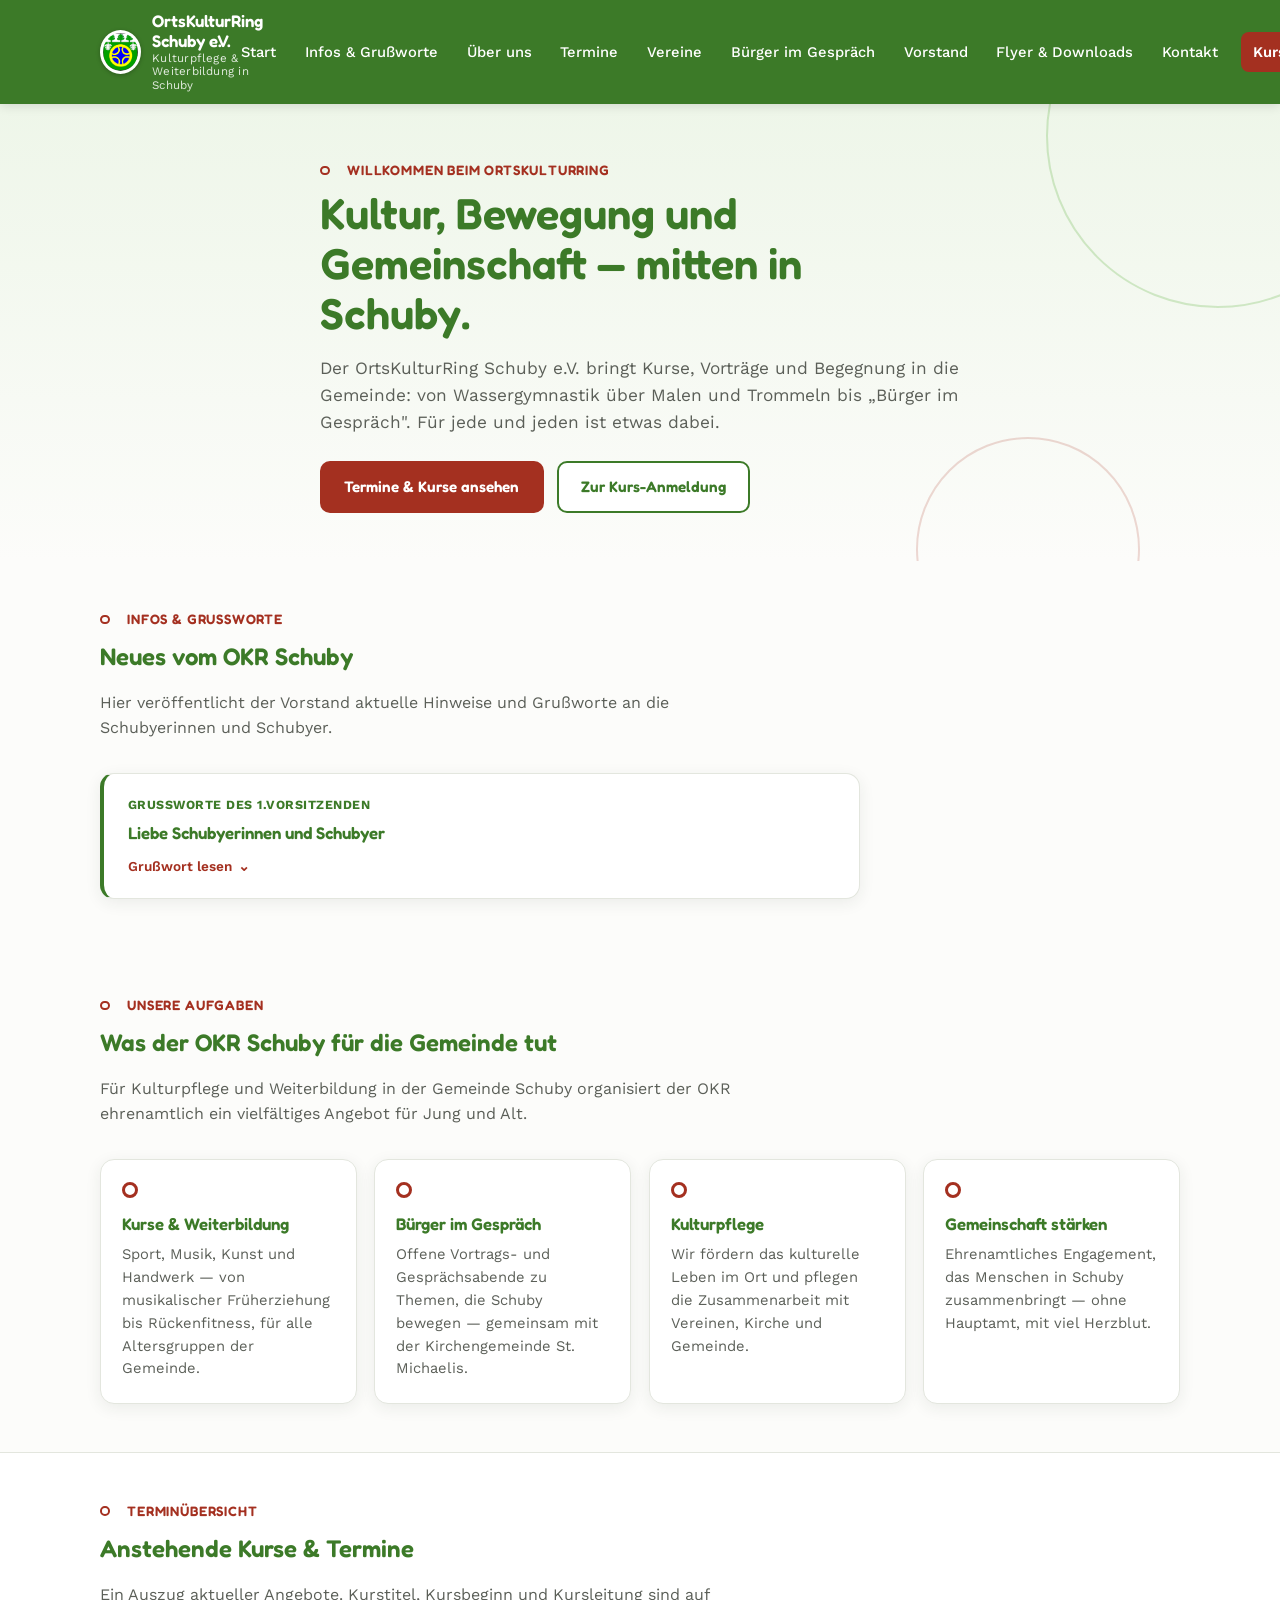
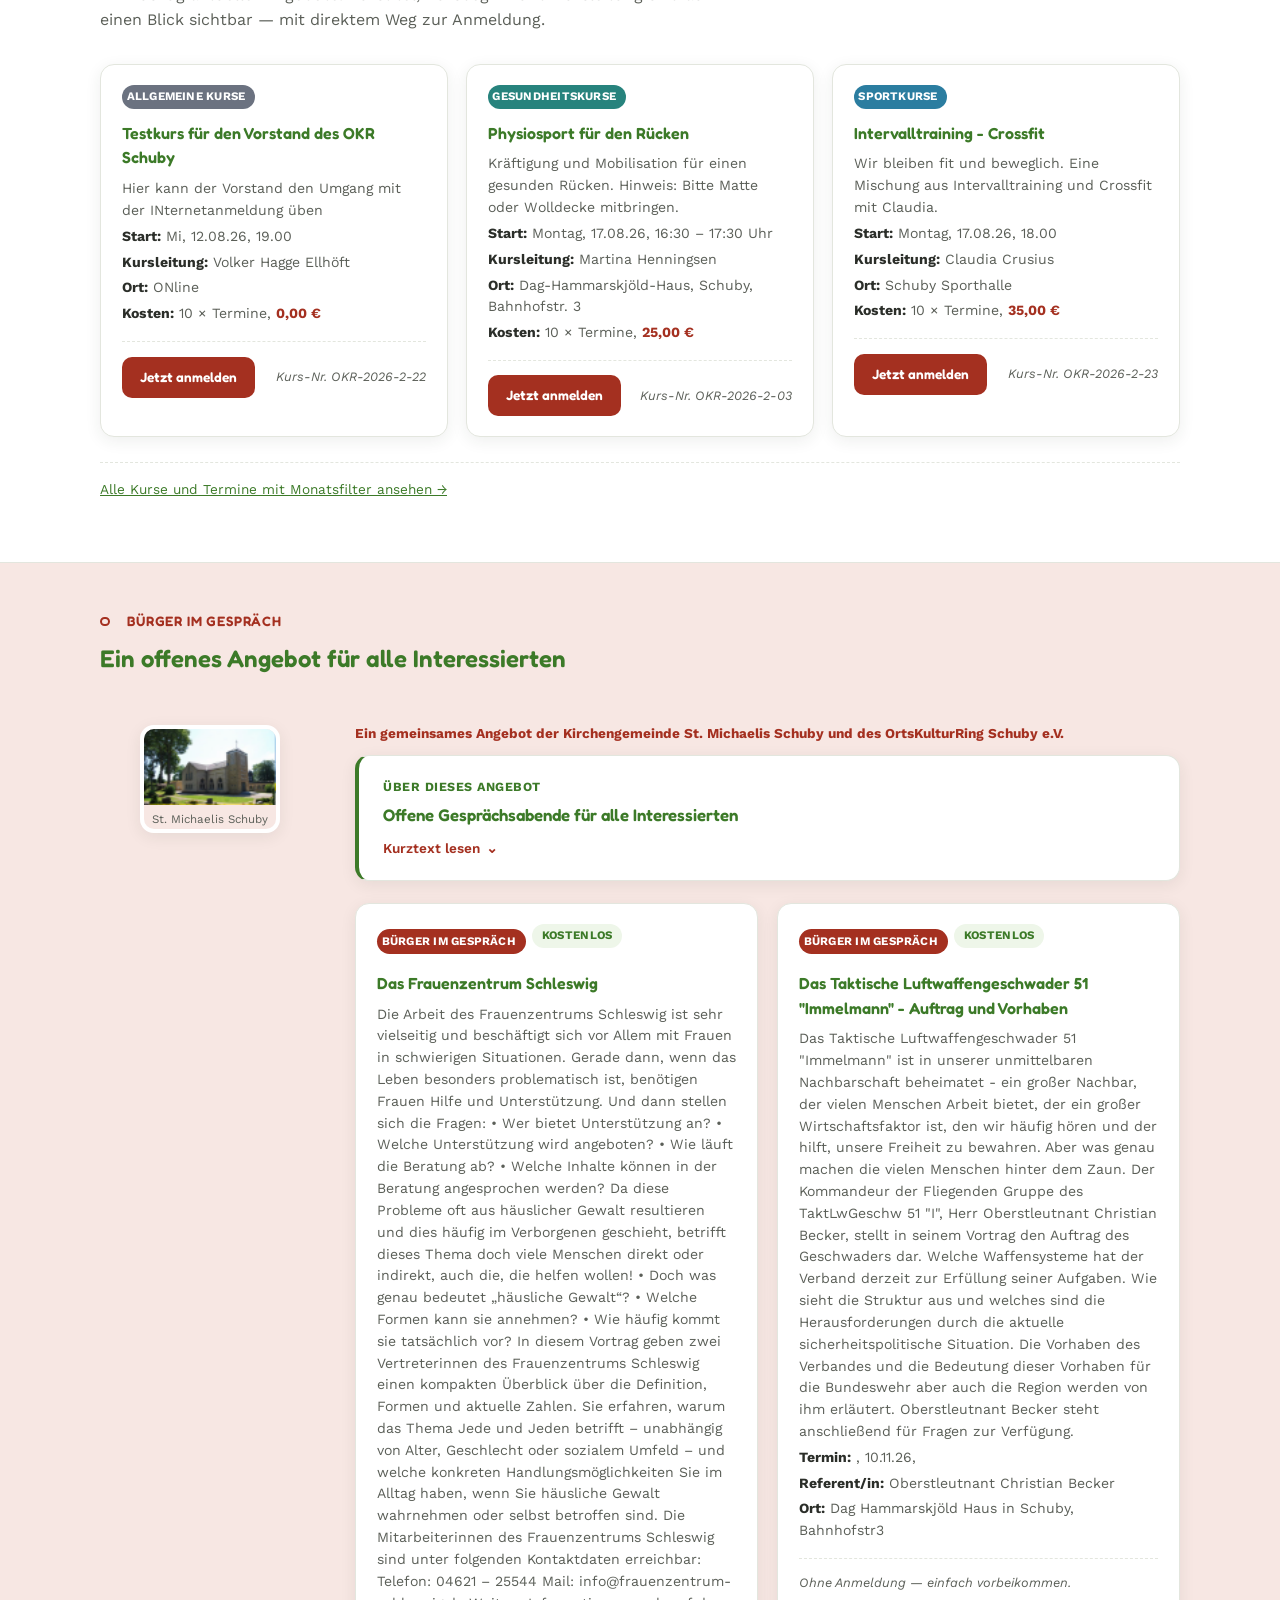
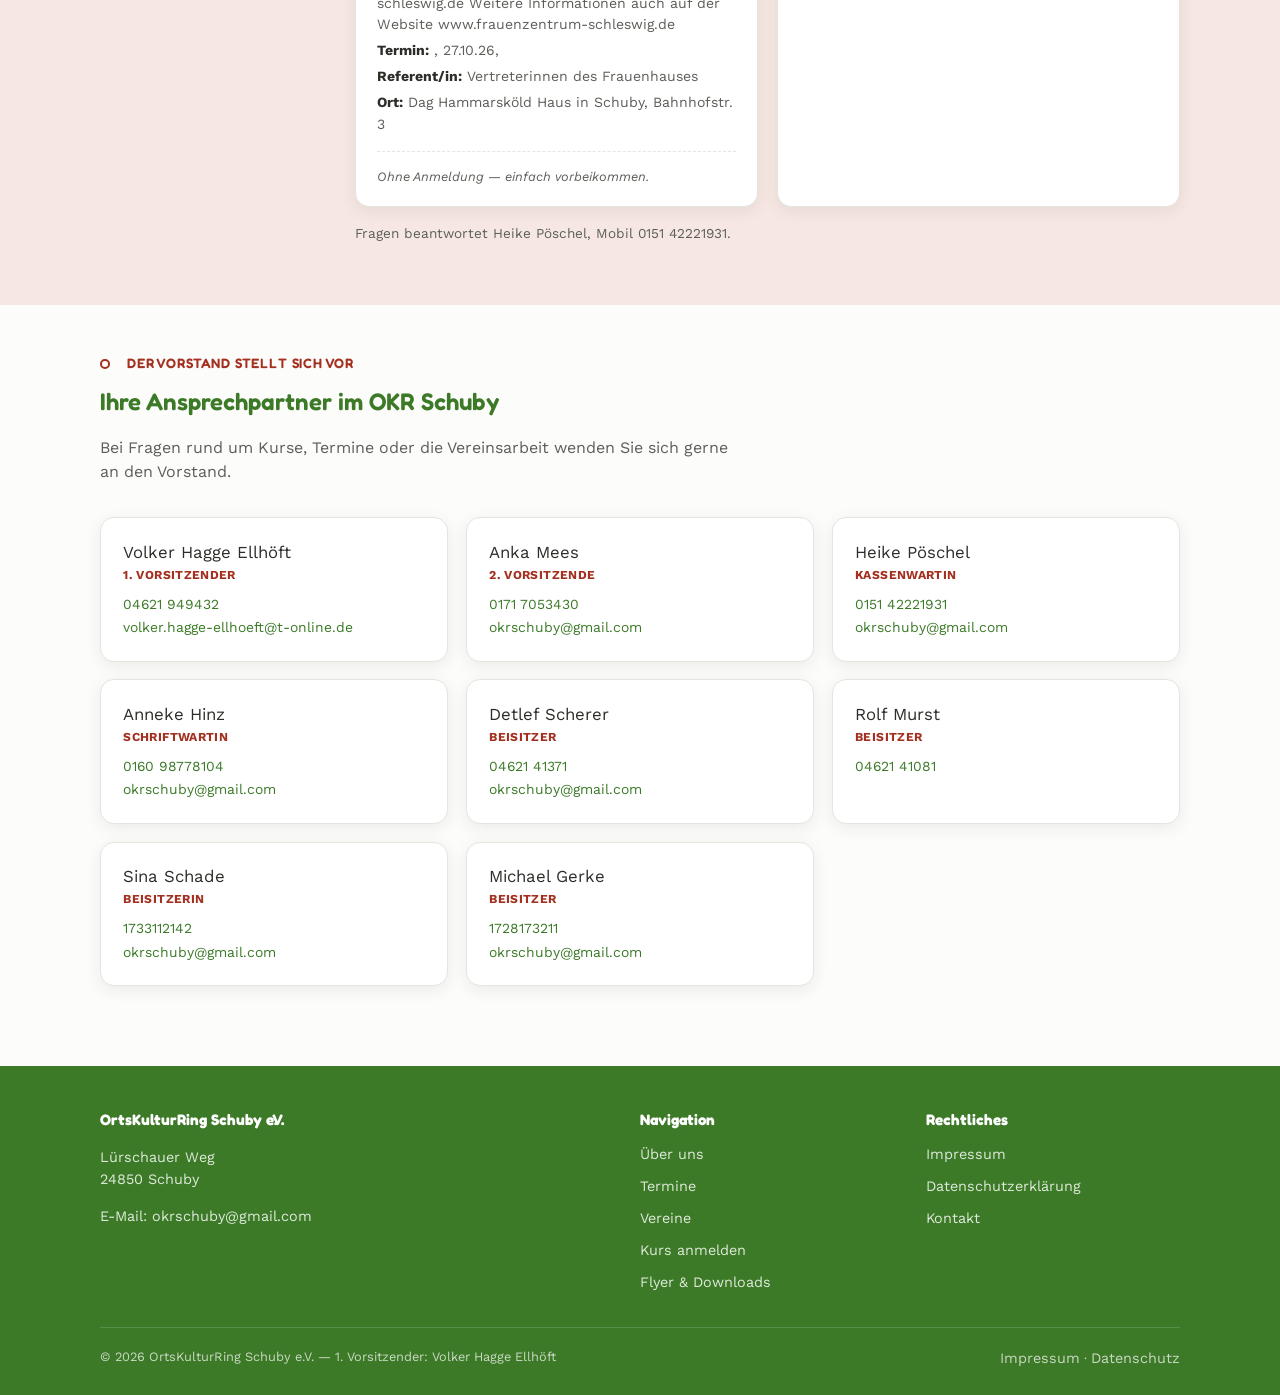
<file: index.html>
<!DOCTYPE html>
<html lang="de">
<head>
<meta charset="UTF-8">
<title>OrtsKulturRing Schuby e.V.</title>
<meta name="viewport" content="width=device-width, initial-scale=1.0">
<meta name="description" content="OrtsKulturRing Schuby e.V. – Kurse, Termine und Bürger im Gespräch in der Gemeinde Schuby.">
<link rel="preconnect" href="https://fonts.googleapis.com">
<link rel="preconnect" href="https://fonts.gstatic.com" crossorigin>
<link href="https://fonts.googleapis.com/css2?family=Fredoka:wght@500;600;700&family=Work+Sans:wght@400;500;600;700&display=swap" rel="stylesheet">
<link rel="stylesheet" href="assets/styles.css">
</head>
<body>

<a class="skip-link" href="#main">Zum Inhalt springen</a>

<header>
  <div class="nav-row">
    <a class="brand" href="#start">
      <img src="assets/wappen-schuby.png" alt="Wappen der Gemeinde Schuby">
      <span class="brand-text">OrtsKulturRing Schuby e.V.<small>Kulturpflege &amp; Weiterbildung in Schuby</small></span>
    </a>

    <button class="hamburger" id="navToggle" aria-label="Menü öffnen" aria-expanded="false" aria-controls="mainNav">
      <span></span><span></span><span></span>
    </button>

    <nav class="main-nav" id="mainNav">
      <a href="#start">Start</a>
      <a href="#infos">Infos &amp; Grußworte</a>
      <a href="#aufgaben">Über uns</a>
      <a href="termine.html">Termine</a>
      <a href="vereine.html">Vereine</a>
      <a href="#buerger-im-gespraech">Bürger im Gespräch</a>
      <a href="#vorstand">Vorstand</a>
      <a href="downloads.html">Flyer &amp; Downloads</a>
      <a href="kontakt.html">Kontakt</a>
      <a href="anmeldung.html" class="cta">Kurs anmelden</a>
    </nav>
  </div>
</header>

<main id="main">

  <!-- ============ HERO ============ -->
  <section class="hero" id="start">
    <div class="container hero-inner">
      <div class="section-eyebrow"><span class="ring-bullet"></span>Willkommen beim OrtsKulturRing</div>
      <h1>Kultur, Bewegung und Gemeinschaft&nbsp;— mitten in Schuby.</h1>
      <p class="lead">Der OrtsKulturRing Schuby e.V. bringt Kurse, Vorträge und Begegnung in die Gemeinde: von Wassergymnastik über Malen und Trommeln bis „Bürger im Gespräch". Für jede und jeden ist etwas dabei.</p>
      <div class="hero-actions">
        <a class="btn btn-primary" href="termine.html">Termine &amp; Kurse ansehen</a>
        <a class="btn btn-outline" href="anmeldung.html">Zur Kurs-Anmeldung</a>
      </div>
    </div>
  </section>

  <!-- ============ INFOS & GRUSSWORTE ============ -->
  <section id="infos">
    <div class="container">
      <div class="section-head">
        <div class="section-eyebrow"><span class="ring-bullet"></span>Infos &amp; Grußworte</div>
        <h2>Neues vom OKR Schuby</h2>
        <p>Hier veröffentlicht der Vorstand aktuelle Hinweise und Grußworte an die Schubyerinnen und Schubyer.</p>
      </div>

      <div class="info-feed" id="infoFeedListe">
        <!-- wird per JavaScript aus assets/infos-daten.js befüllt -->
      </div>
    </div>
  </section>

  <!-- ============ AUFGABEN ============ -->
  <section id="aufgaben">
    <div class="container">
      <div class="section-head">
        <div class="section-eyebrow"><span class="ring-bullet"></span>Unsere Aufgaben</div>
        <h2>Was der OKR Schuby für die Gemeinde tut</h2>
        <p>Für Kulturpflege und Weiterbildung in der Gemeinde Schuby organisiert der OKR ehrenamtlich ein vielfältiges Angebot für Jung und Alt.</p>
      </div>

      <div class="grid-cards">
        <div class="task-card">
          <div class="ring-bullet"></div>
          <h3>Kurse &amp; Weiterbildung</h3>
          <p>Sport, Musik, Kunst und Handwerk — von musikalischer Früherziehung bis Rückenfitness, für alle Altersgruppen der Gemeinde.</p>
        </div>
        <div class="task-card">
          <div class="ring-bullet"></div>
          <h3>Bürger im Gespräch</h3>
          <p>Offene Vortrags- und Gesprächsabende zu Themen, die Schuby bewegen — gemeinsam mit der Kirchengemeinde St. Michaelis.</p>
        </div>
        <div class="task-card">
          <div class="ring-bullet"></div>
          <h3>Kulturpflege</h3>
          <p>Wir fördern das kulturelle Leben im Ort und pflegen die Zusammenarbeit mit Vereinen, Kirche und Gemeinde.</p>
        </div>
        <div class="task-card">
          <div class="ring-bullet"></div>
          <h3>Gemeinschaft stärken</h3>
          <p>Ehrenamtliches Engagement, das Menschen in Schuby zusammenbringt — ohne Hauptamt, mit viel Herzblut.</p>
        </div>
      </div>
    </div>
  </section>

  <!-- ============ TERMINÜBERSICHT (Startseiten-Vorschau) ============ -->
  <section class="alt" id="termine">
    <div class="container">
      <div class="section-head">
        <div class="section-eyebrow"><span class="ring-bullet"></span>Terminübersicht</div>
        <h2>Anstehende Kurse &amp; Termine</h2>
        <p>Ein Auszug aktueller Angebote. Kurstitel, Kursbeginn und Kursleitung sind auf einen Blick sichtbar — mit direktem Weg zur Anmeldung.</p>
      </div>

      <div class="grid-termine" id="startseiteTermineListe">
        <!-- wird per JavaScript aus assets/daten.js befüllt: die 3 nächsten anstehenden Kurse -->
      </div>

      <p class="platzhalter-hinweis"><a href="termine.html">Alle Kurse und Termine mit Monatsfilter ansehen →</a></p>
    </div>
  </section>

  <!-- ============ BÜRGER IM GESPRÄCH (eigene Rubrik) ============ -->
  <section class="buerger-section" id="buerger-im-gespraech">
    <div class="container">
      <div class="section-head">
        <div class="section-eyebrow"><span class="ring-bullet"></span>Bürger im Gespräch</div>
        <h2>Ein offenes Angebot für alle Interessierten</h2>
      </div>

      <div class="buerger-grid">
        <figure class="buerger-photo">
          <img src="assets/kirche-schuby.png" alt="Kirche St. Michaelis in Schuby">
          <figcaption>St. Michaelis Schuby</figcaption>
        </figure>

        <div>
          <p class="buerger-organisers">Ein gemeinsames Angebot der Kirchengemeinde St. Michaelis Schuby und des OrtsKulturRing Schuby e.V.</p>

          <details class="info-card">
            <summary>
              <span class="info-date">Über dieses Angebot</span>
              <h3>Offene Gesprächsabende für alle Interessierten</h3>
              <span class="read-more">
                <span class="label-closed">Kurztext lesen</span>
                <span class="label-open">Kurztext schließen</span>
                <span class="chevron">⌄</span>
              </span>
            </summary>
            <div class="gruss-body">
              <p>Wir freuen uns sehr, dass sich immer wieder Bürgerinnen und Bürger unserer Gemeinde finden, die bereit sind, ein offenes Gesprächsangebot zu organisieren — ein herzliches Dankeschön für dieses ehrenamtliche Engagement! Die Abende finden im Dag-Hammarskjöld-Haus, Bahnhofstr. 3, statt und richten sich an alle Interessierten.</p>
            </div>
          </details>

          <div class="termine-liste" id="buergerTermineListe" style="margin-top:1.4rem;">
            <!-- wird per JavaScript aus assets/daten.js befüllt, gleiche Kachel wie in der Terminübersicht -->
          </div>

          <p class="buerger-note">Fragen beantwortet Heike Pöschel, Mobil 0151 42221931.</p>
        </div>
      </div>
    </div>
  </section>

  <!-- ============ VORSTAND ============ -->
  <section id="vorstand">
    <div class="container">
      <div class="section-head">
        <div class="section-eyebrow"><span class="ring-bullet"></span>Der Vorstand stellt sich vor</div>
        <h2>Ihre Ansprechpartner im OKR Schuby</h2>
        <p>Bei Fragen rund um Kurse, Termine oder die Vereinsarbeit wenden Sie sich gerne an den Vorstand.</p>
      </div>

      <div class="personen-grid" id="vorstandListe">
        <!-- wird per JavaScript aus assets/vorstand-daten.js befüllt -->
      </div>
    </div>
  </section>

</main>

<footer>
  <div class="container">
    <div class="footer-grid">
      <div>
        <h4>OrtsKulturRing Schuby e.V.</h4>
        <p>Lürschauer Weg<br>24850 Schuby</p>
        <p>E-Mail: <a href="mailto:okrschuby@gmail.com">okrschuby@gmail.com</a></p>
      </div>
      <div>
        <h4>Navigation</h4>
        <ul>
          <li><a href="#aufgaben">Über uns</a></li>
          <li><a href="termine.html">Termine</a></li>
          <li><a href="vereine.html">Vereine</a></li>
          <li><a href="anmeldung.html">Kurs anmelden</a></li>
          <li><a href="downloads.html">Flyer &amp; Downloads</a></li>
        </ul>
      </div>
      <div>
        <h4>Rechtliches</h4>
        <ul>
          <li><a href="impressum.html">Impressum</a></li>
          <li><a href="datenschutz.html">Datenschutzerklärung</a></li>
          <li><a href="kontakt.html">Kontakt</a></li>
        </ul>
      </div>
    </div>
    <div class="footer-bottom">
      <span>© 2026 OrtsKulturRing Schuby e.V. — 1. Vorsitzender: Volker Hagge Ellhöft</span>
      <span><a href="impressum.html">Impressum</a> · <a href="datenschutz.html">Datenschutz</a></span>
    </div>
  </div>
</footer>

<script src="assets/daten.js"></script>
<script src="assets/termin-karten.js"></script>
<script src="assets/vorstand-daten.js"></script>
<script src="assets/infos-daten.js"></script>
<script>
  const toggle = document.getElementById('navToggle');
  const nav = document.getElementById('mainNav');
  toggle.addEventListener('click', () => {
    const open = nav.classList.toggle('open');
    toggle.setAttribute('aria-expanded', open ? 'true' : 'false');
  });
  // Menü schließen, sobald ein Link angeklickt wird (mobil)
  nav.querySelectorAll('a').forEach(a => a.addEventListener('click', () => {
    nav.classList.remove('open');
    toggle.setAttribute('aria-expanded', 'false');
  }));

  // "Bürger im Gespräch"-Termine als dieselbe Kachel wie in der Terminübersicht anzeigen
  const buergerTermine = TERMINE.filter(t => t.typ === "veranstaltung" && t.veranstaltungsart === "buerger");
  document.getElementById('buergerTermineListe').innerHTML = buergerTermine.map(kartenHtml).join("");

  // Terminvorschau auf der Startseite: die 3 zeitlich nächsten Kurse (frühester Termin zuerst)
  function fruehesterStartTermin(t){
    return t.optionen.map(o => o.start).sort()[0];
  }
  const naechsteKurse = TERMINE
    .filter(t => t.typ === "kurs")
    .sort((a, b) => fruehesterStartTermin(a).localeCompare(fruehesterStartTermin(b)))
    .slice(0, 3);
  const startseiteListeEl = document.getElementById('startseiteTermineListe');
  if (naechsteKurse.length) {
    startseiteListeEl.innerHTML = naechsteKurse.map(kartenHtml).join("");
  } else {
    startseiteListeEl.innerHTML = '<div class="leer-hinweis">Aktuell sind keine Kurse hinterlegt.</div>';
  }

  // Vorstands-Kacheln (nur vorhandene Felder anzeigen)
  function personKartenHtml(p){
    let kontaktHtml = "";
    if (p.telefon) {
      const telText = String(p.telefon); // Absicherung: falls Google Sheets die Zelle als Zahl statt Text liefert
      const telHref = telText.replace(/[^\d+]/g, "");
      kontaktHtml += `<a href="tel:${telHref}">${telText}</a>`;
    }
    if (p.email) {
      kontaktHtml += (kontaktHtml ? "<br>" : "") + `<a href="mailto:${p.email}">${p.email}</a>`;
    }
    return `
      <div class="person-card">
        <span class="person-name">${p.name}</span>
        <span class="person-funktion">${p.funktion}</span>
        ${kontaktHtml ? `<p class="person-kontakt">${kontaktHtml}</p>` : ""}
      </div>`;
  }
  document.getElementById('vorstandListe').innerHTML = VORSTAND.map(personKartenHtml).join("");

  // Infos/Grußworte als ausklappbare Karten (gleiches <details>-Muster wie zuvor fest im HTML)
  function infoKarteHtml(info){
    const absaetze = info.text.split("\n\n").map(t => `<p>${t}</p>`).join("");
    return `
      <details class="info-card">
        <summary>
          <span class="info-date">${info.label || ""}</span>
          <h3>${info.ueberschrift}</h3>
          <span class="read-more">
            <span class="label-closed">Grußwort lesen</span>
            <span class="label-open">Grußwort schließen</span>
            <span class="chevron">⌄</span>
          </span>
        </summary>
        <div class="gruss-body">
          ${absaetze}
          ${info.unterschrift ? `<p class="signature">${info.unterschrift}</p>` : ""}
        </div>
      </details>`;
  }
  const infoFeedEl = document.getElementById('infoFeedListe');
  infoFeedEl.innerHTML = INFOS.map(infoKarteHtml).join("") +
    (INFOS.length === 0
      ? '<div class="info-card info-empty">Weitere Infos und Ankündigungen folgen an dieser Stelle — der Vorstand pflegt diese Rubrik über das Pflegetool.</div>'
      : "");
</script>

</body>
</html>
</file>
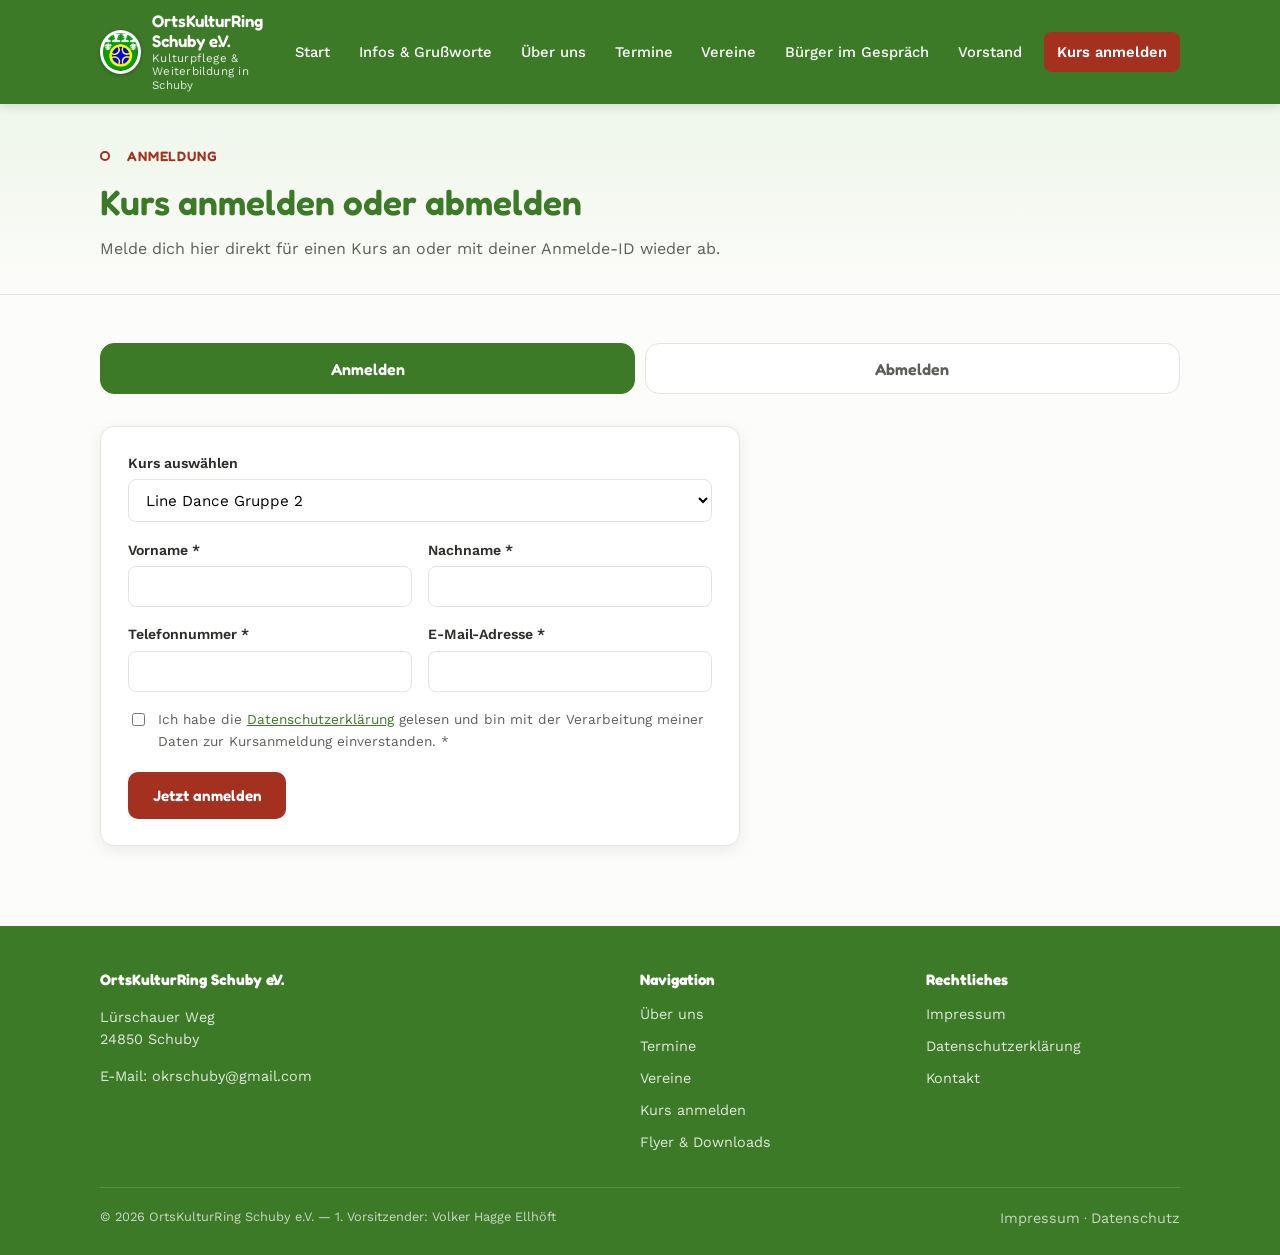
<file: anmeldung.html>
<!DOCTYPE html>
<html lang="de">
<head>
<meta charset="UTF-8">
<title>Kurs an- und abmelden – OrtsKulturRing Schuby e.V.</title>
<meta name="viewport" content="width=device-width, initial-scale=1.0">
<meta name="description" content="Zur Kurs-Anmeldung und -Abmeldung beim OrtsKulturRing Schuby e.V.">
<link rel="preconnect" href="https://fonts.googleapis.com">
<link rel="preconnect" href="https://fonts.gstatic.com" crossorigin>
<link href="https://fonts.googleapis.com/css2?family=Fredoka:wght@500;600;700&family=Work+Sans:wght@400;500;600;700&display=swap" rel="stylesheet">
<link rel="stylesheet" href="assets/styles.css">
</head>
<body>

<a class="skip-link" href="#main">Zum Inhalt springen</a>

<header>
  <div class="nav-row">
    <a class="brand" href="index.html">
      <img src="assets/wappen-schuby.png" alt="Wappen der Gemeinde Schuby">
      <span class="brand-text">OrtsKulturRing Schuby e.V.<small>Kulturpflege &amp; Weiterbildung in Schuby</small></span>
    </a>
    <button class="hamburger" id="navToggle" aria-label="Menü öffnen" aria-expanded="false" aria-controls="mainNav">
      <span></span><span></span><span></span>
    </button>
    <nav class="main-nav" id="mainNav">
      <a href="index.html">Start</a>
      <a href="index.html#infos">Infos &amp; Grußworte</a>
      <a href="index.html#aufgaben">Über uns</a>
      <a href="termine.html">Termine</a>
      <a href="vereine.html">Vereine</a>
      <a href="index.html#buerger-im-gespraech">Bürger im Gespräch</a>
      <a href="index.html#vorstand">Vorstand</a>
      <a href="anmeldung.html" class="cta">Kurs anmelden</a>
    </nav>
  </div>
</header>

<main id="main">

  <section class="page-hero">
    <div class="container">
      <div class="section-eyebrow"><span class="ring-bullet"></span>Anmeldung</div>
      <h1>Kurs anmelden oder abmelden</h1>
      <p>Melde dich hier direkt für einen Kurs an oder mit deiner Anmelde-ID wieder ab.</p>
    </div>
  </section>

  <section>
    <div class="container">

      <div class="anmelde-tabs" role="tablist">
        <button id="tabAnmelden" class="active" role="tab" aria-selected="true">Anmelden</button>
        <button id="tabAbmelden" role="tab" aria-selected="false">Abmelden</button>
      </div>

      <!-- ============ PANEL: ANMELDEN ============ -->
      <div class="panel-box" id="panelAnmelden">

        <div id="kursAuswahlInfo" class="kurs-auswahl-info" style="display:none;">
          <h3 id="ausgewaehlterKursTitel"></h3>
          <p id="ausgewaehlterKursMeta"></p>
          <p id="ausgewaehlterKursBeschreibung"></p>
          <a href="#" class="wechseln" id="andererKursLink">Anderen Kurs wählen</a>
        </div>

        <form id="formAnmelden" novalidate>
          <div class="feld" id="feldKursauswahl">
            <label for="kursSelect">Kurs auswählen</label>
            <select id="kursSelect" required></select>
          </div>

          <div id="feldTerminoptionen"></div>

          <div class="feld-zwei">
            <div class="feld">
              <label for="vorname">Vorname *</label>
              <input type="text" id="vorname" required>
            </div>
            <div class="feld">
              <label for="nachname">Nachname *</label>
              <input type="text" id="nachname" required>
            </div>
          </div>
          <div class="feld-zwei">
            <div class="feld">
              <label for="telefon">Telefonnummer *</label>
              <input type="tel" id="telefon" required>
            </div>
            <div class="feld">
              <label for="email">E-Mail-Adresse *</label>
              <input type="email" id="email" required>
            </div>
          </div>

          <p class="fehler-text" id="anmeldenFehler">Bitte fülle alle Pflichtfelder aus und wähle einen Termin.</p>

          <div class="datenschutz-zeile">
            <input type="checkbox" id="datenschutzOk" required>
            <label for="datenschutzOk">Ich habe die <a href="datenschutz.html">Datenschutzerklärung</a> gelesen und bin mit der Verarbeitung meiner Daten zur Kursanmeldung einverstanden. *</label>
          </div>

          <button type="submit" class="btn btn-primary">Jetzt anmelden</button>
        </form>

        <div class="bestaetigung" id="anmeldeBestaetigung" style="display:none;">
          <h3>Anmeldung erfolgreich!</h3>
          <p>Du bist angemeldet für:</p>
          <p><strong id="bestaetigungKursTitel"></strong></p>
          <p id="bestaetigungTermin"></p>
          <p>Deine Anmelde-ID (bitte notieren – du brauchst sie für eine Abmeldung):</p>
          <span class="anmelde-id" id="bestaetigungId"></span>
          <p>Eine Bestätigung wurde außerdem an deine E-Mail-Adresse gesendet.</p>
        </div>
      </div>

      <!-- ============ PANEL: ABMELDEN ============ -->
      <div class="panel-box panel-hidden" id="panelAbmelden">
        <p>Du möchtest dich von einem Kurs abmelden? Klicke auf „Abmelden" und gib deine Anmelde-ID ein, die du bei der Anmeldung erhalten hast.</p>

        <form id="formAbmelden">
          <div class="abmelde-feld-wrap" id="abmeldeFeldWrap">
            <div class="feld">
              <label for="abmeldeId">Deine Anmelde-ID</label>
              <input type="text" id="abmeldeId" placeholder="z. B. OKR-2025-2-01-A004">
            </div>
          </div>
          <p class="fehler-text" id="abmeldenFehler">Diese Anmelde-ID wurde nicht gefunden. Bitte prüfe die Eingabe.</p>
          <button type="button" class="btn btn-primary" id="btnAbmelden">Abmelden</button>
        </form>

        <div class="bestaetigung" id="abmeldeBestaetigung" style="display:none;">
          <h3>Abmeldung erfolgreich!</h3>
          <p>Du wurdest von deinem Kurs abgemeldet. Dein Platz steht jetzt wieder für andere Interessierte zur Verfügung.</p>
        </div>
      </div>

    </div>
  </section>

</main>

<footer>
  <div class="container">
    <div class="footer-grid">
      <div>
        <h4>OrtsKulturRing Schuby e.V.</h4>
        <p>Lürschauer Weg<br>24850 Schuby</p>
        <p>E-Mail: <a href="mailto:okrschuby@gmail.com">okrschuby@gmail.com</a></p>
      </div>
      <div>
        <h4>Navigation</h4>
        <ul>
          <li><a href="index.html#aufgaben">Über uns</a></li>
          <li><a href="termine.html">Termine</a></li>
          <li><a href="vereine.html">Vereine</a></li>
          <li><a href="anmeldung.html">Kurs anmelden</a></li>
          <li><a href="downloads.html">Flyer &amp; Downloads</a></li>
        </ul>
      </div>
      <div>
        <h4>Rechtliches</h4>
        <ul>
          <li><a href="impressum.html">Impressum</a></li>
          <li><a href="datenschutz.html">Datenschutzerklärung</a></li>
          <li><a href="kontakt.html">Kontakt</a></li>
        </ul>
      </div>
    </div>
    <div class="footer-bottom">
      <span>© 2026 OrtsKulturRing Schuby e.V. — 1. Vorsitzender: Volker Hagge Ellhöft</span>
      <span><a href="impressum.html">Impressum</a> · <a href="datenschutz.html">Datenschutz</a></span>
    </div>
  </div>
</footer>

<script src="assets/daten.js"></script>
<script>
  /* ---------- Navigation (Hamburger) ---------- */
  const toggle = document.getElementById('navToggle');
  const nav = document.getElementById('mainNav');
  toggle.addEventListener('click', () => {
    const open = nav.classList.toggle('open');
    toggle.setAttribute('aria-expanded', open ? 'true' : 'false');
  });
  nav.querySelectorAll('a').forEach(a => a.addEventListener('click', (e) => {
    if (a.getAttribute('href').startsWith('#') || a.getAttribute('href').startsWith('index.html#')) {
      nav.classList.remove('open');
      toggle.setAttribute('aria-expanded', 'false');
    }
  }));

  /* ---------- Tabs: Anmelden / Abmelden ---------- */
  const tabAn = document.getElementById('tabAnmelden');
  const tabAb = document.getElementById('tabAbmelden');
  const panelAn = document.getElementById('panelAnmelden');
  const panelAb = document.getElementById('panelAbmelden');

  tabAn.addEventListener('click', () => {
    tabAn.classList.add('active'); tabAn.setAttribute('aria-selected','true');
    tabAb.classList.remove('active'); tabAb.setAttribute('aria-selected','false');
    panelAn.classList.remove('panel-hidden'); panelAb.classList.add('panel-hidden');
  });
  tabAb.addEventListener('click', () => {
    tabAb.classList.add('active'); tabAb.setAttribute('aria-selected','true');
    tabAn.classList.remove('active'); tabAn.setAttribute('aria-selected','false');
    panelAb.classList.remove('panel-hidden'); panelAn.classList.add('panel-hidden');
  });

  /* ---------- Verbindung zum Anmelde-Backend ----------
     Die "/exec"-URL des Anmelde-Backends (siehe google-apps-script/EINRICHTUNG.md).
     Solange die URL leer ist, läuft die Seite im Demo-Modus weiter und speichert
     nichts dauerhaft (kein sichtbarer Hinweis mehr dafür, da im Normalbetrieb
     immer eine echte URL eingetragen sein sollte). */
  const APPS_SCRIPT_URL = "https://script.google.com/macros/s/AKfycbzfu-A0tT2ECfKslD_I193fm7Jp8F4sRIZ-jNpZhvSwDTXESxtmNAd2fu6cnLxDtHqJ/exec"; // <-- hier die /exec-URL einfügen
  const BACKEND_AKTIV = APPS_SCRIPT_URL.trim().length > 0;

  async function backendAufruf_(payload){
    const res = await fetch(APPS_SCRIPT_URL, {
      method: "POST",
      headers: { "Content-Type": "text/plain;charset=utf-8" }, // absichtlich text/plain, siehe EINRICHTUNG.md
      body: JSON.stringify(payload)
    });
    return await res.json();
  }

  /* ---------- Kursauswahl vorbereiten ---------- */
  const KURSE_LISTE = TERMINE.filter(t => t.typ === "kurs");
  const params = new URLSearchParams(window.location.search);
  const vorausgewaehlteId = params.get('kurs');

  const kursSelect = document.getElementById('kursSelect');
  const feldKursauswahl = document.getElementById('feldKursauswahl');
  const kursAuswahlInfo = document.getElementById('kursAuswahlInfo');

  // <select> immer befüllen (auch wenn ein Kurs vorausgewählt ist, damit "Anderen Kurs wählen" funktioniert)
  const rubrikGruppen = {};
  KURSE_LISTE.forEach(k => {
    const label = RUBRIK_META[k.rubrik].label;
    if (!rubrikGruppen[label]) rubrikGruppen[label] = [];
    rubrikGruppen[label].push(k);
  });
  Object.entries(rubrikGruppen).forEach(([label, kurse]) => {
    const group = document.createElement('optgroup');
    group.label = label;
    kurse.forEach(k => {
      const opt = document.createElement('option');
      opt.value = k.id;
      opt.textContent = k.titel;
      group.appendChild(opt);
    });
    kursSelect.appendChild(group);
  });

  function formatDatum(datumStr){
    const d = new Date(datumStr + "T00:00:00");
    return d.toLocaleDateString("de-DE", { day:"2-digit", month:"2-digit", year:"2-digit" });
  }

  function zeigeTerminoptionen(kurs){
    const wrap = document.getElementById('feldTerminoptionen');
    if (!kurs || kurs.optionen.length <= 1) {
      wrap.innerHTML = "";
      return;
    }
    wrap.innerHTML = `
      <div class="feld">
        <label>Termin wählen *</label>
        <ul class="termin-optionen-auswahl">
          ${kurs.optionen.map((o, i) => `
            <li>
              <label>
                <input type="radio" name="terminOption" value="${i}" ${i===0 ? "checked" : ""}>
                <span class="opt-text">
                  <strong>${o.bezeichnung || o.wochentag}: ${formatDatum(o.start)}, ${o.uhrzeit}</strong>
                  <span>${o.kursleiter} · ${o.ort} · ${o.preis.toFixed(2).replace(".", ",")} €</span>
                </span>
              </label>
            </li>`).join("")}
        </ul>
      </div>`;
  }

  function zeigeAusgewaehltenKurs(kursId, mitAuswahlfeld){
    const kurs = KURSE_LISTE.find(k => k.id === kursId);
    if (!kurs) return;

    if (mitAuswahlfeld) {
      feldKursauswahl.style.display = "";
      kursAuswahlInfo.style.display = "none";
    } else {
      feldKursauswahl.style.display = "none";
      kursAuswahlInfo.style.display = "block";
      document.getElementById('ausgewaehlterKursTitel').textContent = kurs.titel;
      const erste = kurs.optionen[0];
      document.getElementById('ausgewaehlterKursMeta').innerHTML =
        `<strong>Ort:</strong> ${erste.ort} &nbsp;·&nbsp; <strong>Kosten:</strong> ab ${erste.preis.toFixed(2).replace(".", ",")} €`;
      document.getElementById('ausgewaehlterKursBeschreibung').textContent = kurs.beschreibung;
    }
    kursSelect.value = kursId;
    zeigeTerminoptionen(kurs);
  }

  if (vorausgewaehlteId && KURSE_LISTE.some(k => k.id === vorausgewaehlteId)) {
    zeigeAusgewaehltenKurs(vorausgewaehlteId, false);
  } else {
    feldKursauswahl.style.display = "";
    zeigeTerminoptionen(KURSE_LISTE[0]);
  }

  document.getElementById('andererKursLink').addEventListener('click', (e) => {
    e.preventDefault();
    feldKursauswahl.style.display = "";
    kursAuswahlInfo.style.display = "none";
  });

  kursSelect.addEventListener('change', () => {
    zeigeTerminoptionen(KURSE_LISTE.find(k => k.id === kursSelect.value));
  });

  /* ---------- Anmelde-Formular ---------- */
  document.getElementById('formAnmelden').addEventListener('submit', async function(e){
    e.preventDefault();
    const vorname = document.getElementById('vorname').value.trim();
    const nachname = document.getElementById('nachname').value.trim();
    const telefon = document.getElementById('telefon').value.trim();
    const email = document.getElementById('email').value.trim();
    const datenschutzOk = document.getElementById('datenschutzOk').checked;
    const radioGewaehlt = document.querySelector('input[name="terminOption"]:checked');
    const kurs = KURSE_LISTE.find(k => k.id === kursSelect.value);
    const braucheOption = kurs && kurs.optionen.length > 1;

    const gueltig = vorname && nachname && telefon && email && datenschutzOk && (!braucheOption || radioGewaehlt);
    const fehlerEl = document.getElementById('anmeldenFehler');
    fehlerEl.classList.toggle('zeigen', !gueltig);
    if (!gueltig) return;

    const optionIndex = radioGewaehlt ? parseInt(radioGewaehlt.value, 10) : 0;
    const option = kurs.optionen[optionIndex];
    const submitBtn = this.querySelector('button[type=submit]');
    submitBtn.disabled = true;

    let anmeldeId;
    if (BACKEND_AKTIV) {
      try {
        const antwort = await backendAufruf_({ action: "anmelden", kursId: kurs.id, optionIndex, vorname, nachname, telefon, email });
        if (!antwort.ok) {
          fehlerEl.textContent = antwort.error || "Anmeldung leider fehlgeschlagen.";
          fehlerEl.classList.add('zeigen');
          submitBtn.disabled = false;
          return;
        }
        anmeldeId = antwort.anmeldeId;
      } catch (err) {
        fehlerEl.textContent = "Verbindung zum Anmelde-Server fehlgeschlagen. Bitte später erneut versuchen.";
        fehlerEl.classList.add('zeigen');
        submitBtn.disabled = false;
        return;
      }
    } else {
      // Demo-Modus (kein Backend konfiguriert): ID nur simuliert, nichts wird gespeichert
      const laufendeNr = String(Math.floor(Math.random() * 20) + 1).padStart(3, "0");
      anmeldeId = `${kurs.id}-A${laufendeNr}`;
    }

    document.getElementById('bestaetigungKursTitel').textContent = kurs.titel;
    document.getElementById('bestaetigungTermin').textContent =
      `${option.bezeichnung || option.wochentag}: ${formatDatum(option.start)}, ${option.uhrzeit} · ${option.ort}`;
    document.getElementById('bestaetigungId').textContent = anmeldeId;

    this.style.display = "none";
    kursAuswahlInfo.style.display = "none";
    document.getElementById('anmeldeBestaetigung').style.display = "block";
  });

  /* ---------- Abmelde-Formular ---------- */
  const btnAbmelden = document.getElementById('btnAbmelden');
  const abmeldeFeldWrap = document.getElementById('abmeldeFeldWrap');
  const abmeldeId = document.getElementById('abmeldeId');
  let abmeldeFeldSichtbar = false;

  abmeldeId.addEventListener('input', () => {
    btnAbmelden.textContent = abmeldeId.value.trim() ? "Jetzt abmelden" : "Abmelden";
  });

  btnAbmelden.addEventListener('click', async () => {
    if (!abmeldeFeldSichtbar) {
      abmeldeFeldWrap.classList.add('zeigen');
      abmeldeFeldSichtbar = true;
      abmeldeId.focus();
      return;
    }
    const wert = abmeldeId.value.trim();
    const fehlerEl = document.getElementById('abmeldenFehler');
    if (!wert) {
      fehlerEl.classList.add('zeigen');
      return;
    }

    btnAbmelden.disabled = true;
    if (BACKEND_AKTIV) {
      try {
        const antwort = await backendAufruf_({ action: "abmelden", anmeldeId: wert });
        if (!antwort.ok) {
          fehlerEl.textContent = antwort.error || "Diese Anmelde-ID wurde nicht gefunden.";
          fehlerEl.classList.add('zeigen');
          btnAbmelden.disabled = false;
          return;
        }
      } catch (err) {
        fehlerEl.textContent = "Verbindung zum Anmelde-Server fehlgeschlagen. Bitte später erneut versuchen.";
        fehlerEl.classList.add('zeigen');
        btnAbmelden.disabled = false;
        return;
      }
    }
    // Im Demo-Modus (kein Backend konfiguriert) wird jede eingegebene ID akzeptiert.

    fehlerEl.classList.remove('zeigen');
    document.getElementById('formAbmelden').style.display = "none";
    document.getElementById('abmeldeBestaetigung').style.display = "block";
  });
</script>

</body>
</html>
</file>
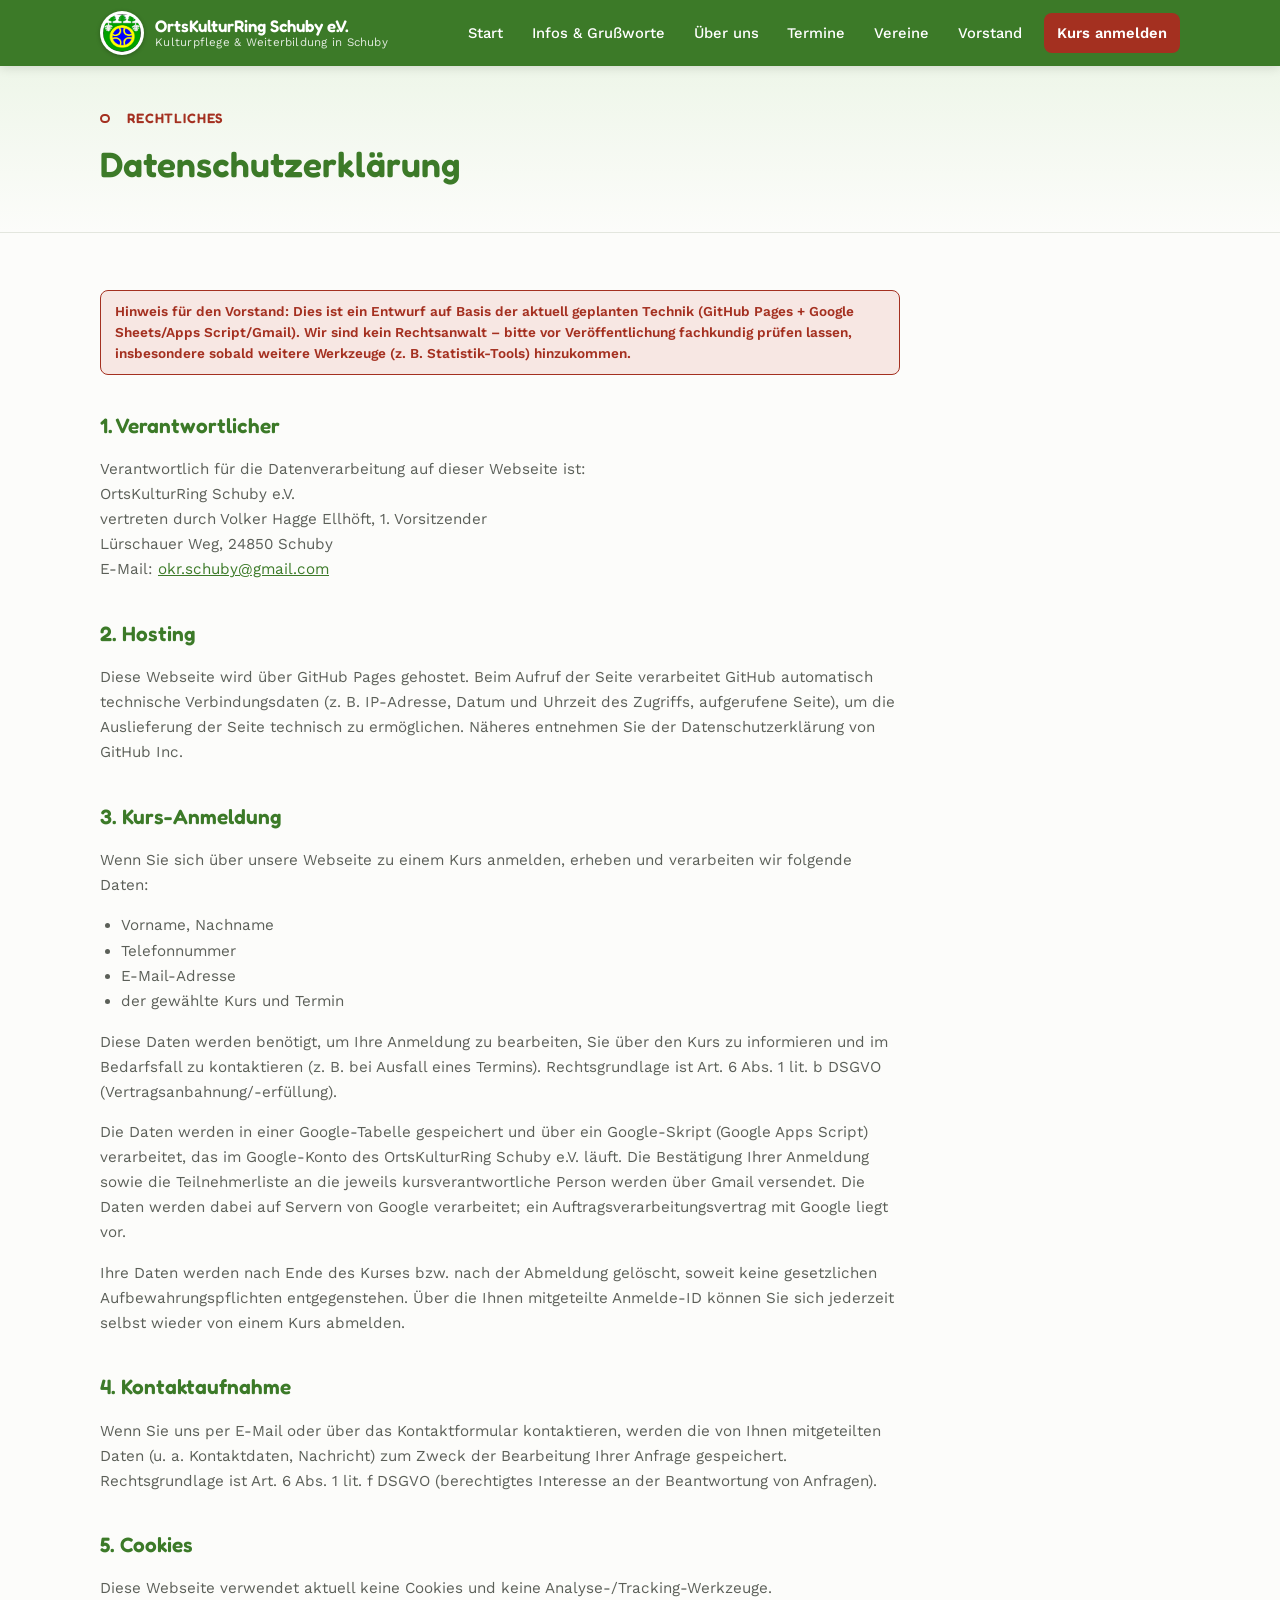
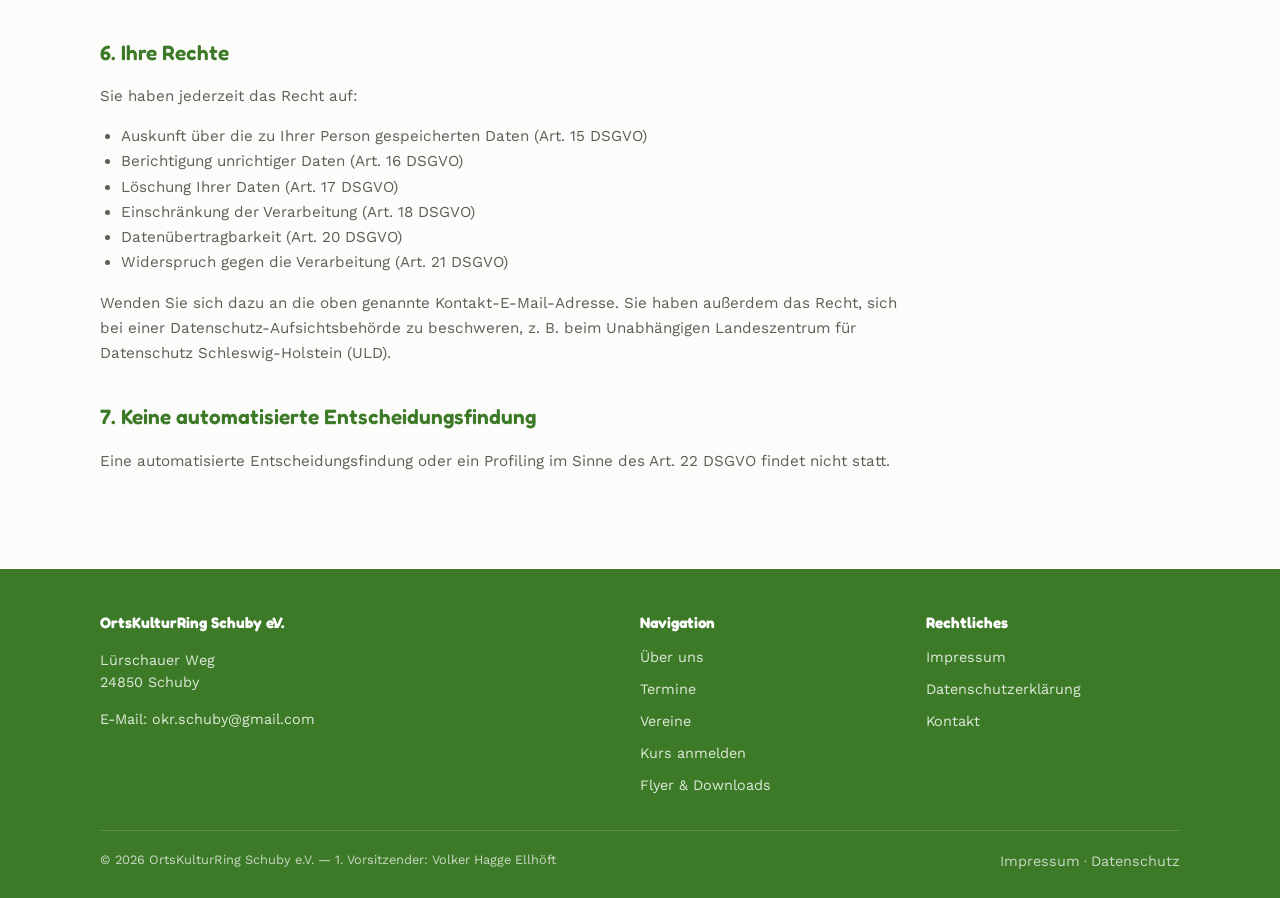
<file: datenschutz.html>
<!DOCTYPE html>
<html lang="de">
<head>
<meta charset="UTF-8">
<title>Datenschutzerklärung – OrtsKulturRing Schuby e.V.</title>
<meta name="viewport" content="width=device-width, initial-scale=1.0">
<link rel="preconnect" href="https://fonts.googleapis.com">
<link rel="preconnect" href="https://fonts.gstatic.com" crossorigin>
<link href="https://fonts.googleapis.com/css2?family=Fredoka:wght@500;600;700&family=Work+Sans:wght@400;500;600;700&display=swap" rel="stylesheet">
<link rel="stylesheet" href="assets/styles.css">
</head>
<body>

<a class="skip-link" href="#main">Zum Inhalt springen</a>

<header>
  <div class="nav-row">
    <a class="brand" href="index.html">
      <img src="assets/wappen-schuby.png" alt="Wappen der Gemeinde Schuby">
      <span class="brand-text">OrtsKulturRing Schuby e.V.<small>Kulturpflege &amp; Weiterbildung in Schuby</small></span>
    </a>
    <button class="hamburger" id="navToggle" aria-label="Menü öffnen" aria-expanded="false" aria-controls="mainNav">
      <span></span><span></span><span></span>
    </button>
    <nav class="main-nav" id="mainNav">
      <a href="index.html">Start</a>
      <a href="index.html#infos">Infos &amp; Grußworte</a>
      <a href="index.html#aufgaben">Über uns</a>
      <a href="termine.html">Termine</a>
      <a href="vereine.html">Vereine</a>
      <a href="index.html#vorstand">Vorstand</a>
      <a href="anmeldung.html" class="cta">Kurs anmelden</a>
    </nav>
  </div>
</header>

<main id="main">
  <section class="page-hero">
    <div class="container">
      <div class="section-eyebrow"><span class="ring-bullet"></span>Rechtliches</div>
      <h1>Datenschutzerklärung</h1>
    </div>
  </section>

  <section>
    <div class="container">
      <div class="rechtstext">

        <div class="platzhalter-warnung">
          Hinweis für den Vorstand: Dies ist ein Entwurf auf Basis der aktuell
          geplanten Technik (GitHub Pages + Google Sheets/Apps Script/Gmail). Wir
          sind kein Rechtsanwalt – bitte vor Veröffentlichung fachkundig prüfen
          lassen, insbesondere sobald weitere Werkzeuge (z. B. Statistik-Tools)
          hinzukommen.
        </div>

        <h2>1. Verantwortlicher</h2>
        <p>
          Verantwortlich für die Datenverarbeitung auf dieser Webseite ist:<br>
          OrtsKulturRing Schuby e.V.<br>
          vertreten durch Volker Hagge Ellhöft, 1. Vorsitzender<br>
          Lürschauer Weg, 24850 Schuby<br>
          E-Mail: <a href="mailto:okr.schuby@gmail.com">okr.schuby@gmail.com</a>
        </p>

        <h2>2. Hosting</h2>
        <p>
          Diese Webseite wird über GitHub Pages gehostet. Beim Aufruf der Seite
          verarbeitet GitHub automatisch technische Verbindungsdaten (z. B.
          IP-Adresse, Datum und Uhrzeit des Zugriffs, aufgerufene Seite), um die
          Auslieferung der Seite technisch zu ermöglichen. Näheres entnehmen Sie
          der Datenschutzerklärung von GitHub Inc.
        </p>

        <h2>3. Kurs-Anmeldung</h2>
        <p>
          Wenn Sie sich über unsere Webseite zu einem Kurs anmelden, erheben und
          verarbeiten wir folgende Daten:
        </p>
        <ul>
          <li>Vorname, Nachname</li>
          <li>Telefonnummer</li>
          <li>E-Mail-Adresse</li>
          <li>der gewählte Kurs und Termin</li>
        </ul>
        <p>
          Diese Daten werden benötigt, um Ihre Anmeldung zu bearbeiten, Sie über
          den Kurs zu informieren und im Bedarfsfall zu kontaktieren (z. B. bei
          Ausfall eines Termins). Rechtsgrundlage ist Art. 6 Abs. 1 lit. b DSGVO
          (Vertragsanbahnung/-erfüllung).
        </p>
        <p>
          Die Daten werden in einer Google-Tabelle gespeichert und über ein
          Google-Skript (Google Apps Script) verarbeitet, das im Google-Konto des
          OrtsKulturRing Schuby e.V. läuft. Die Bestätigung Ihrer Anmeldung sowie
          die Teilnehmerliste an die jeweils kursverantwortliche Person werden
          über Gmail versendet. Die Daten werden dabei auf Servern von Google
          verarbeitet; ein Auftragsverarbeitungsvertrag mit Google liegt vor.
        </p>
        <p>
          Ihre Daten werden nach Ende des Kurses bzw. nach der Abmeldung gelöscht,
          soweit keine gesetzlichen Aufbewahrungspflichten entgegenstehen. Über
          die Ihnen mitgeteilte Anmelde-ID können Sie sich jederzeit selbst wieder
          von einem Kurs abmelden.
        </p>

        <h2>4. Kontaktaufnahme</h2>
        <p>
          Wenn Sie uns per E-Mail oder über das Kontaktformular kontaktieren,
          werden die von Ihnen mitgeteilten Daten (u. a. Kontaktdaten, Nachricht)
          zum Zweck der Bearbeitung Ihrer Anfrage gespeichert. Rechtsgrundlage ist
          Art. 6 Abs. 1 lit. f DSGVO (berechtigtes Interesse an der Beantwortung
          von Anfragen).
        </p>

        <h2>5. Cookies</h2>
        <p>
          Diese Webseite verwendet aktuell keine Cookies und keine
          Analyse-/Tracking-Werkzeuge.
        </p>

        <h2>6. Ihre Rechte</h2>
        <p>Sie haben jederzeit das Recht auf:</p>
        <ul>
          <li>Auskunft über die zu Ihrer Person gespeicherten Daten (Art. 15 DSGVO)</li>
          <li>Berichtigung unrichtiger Daten (Art. 16 DSGVO)</li>
          <li>Löschung Ihrer Daten (Art. 17 DSGVO)</li>
          <li>Einschränkung der Verarbeitung (Art. 18 DSGVO)</li>
          <li>Datenübertragbarkeit (Art. 20 DSGVO)</li>
          <li>Widerspruch gegen die Verarbeitung (Art. 21 DSGVO)</li>
        </ul>
        <p>
          Wenden Sie sich dazu an die oben genannte Kontakt-E-Mail-Adresse. Sie
          haben außerdem das Recht, sich bei einer Datenschutz-Aufsichtsbehörde zu
          beschweren, z. B. beim Unabhängigen Landeszentrum für Datenschutz
          Schleswig-Holstein (ULD).
        </p>

        <h2>7. Keine automatisierte Entscheidungsfindung</h2>
        <p>
          Eine automatisierte Entscheidungsfindung oder ein Profiling im Sinne des
          Art. 22 DSGVO findet nicht statt.
        </p>

      </div>
    </div>
  </section>
</main>

<footer>
  <div class="container">
    <div class="footer-grid">
      <div>
        <h4>OrtsKulturRing Schuby e.V.</h4>
        <p>Lürschauer Weg<br>24850 Schuby</p>
        <p>E-Mail: <a href="mailto:okr.schuby@gmail.com">okr.schuby@gmail.com</a></p>
      </div>
      <div>
        <h4>Navigation</h4>
        <ul>
          <li><a href="index.html#aufgaben">Über uns</a></li>
          <li><a href="termine.html">Termine</a></li>
          <li><a href="vereine.html">Vereine</a></li>
          <li><a href="anmeldung.html">Kurs anmelden</a></li>
          <li><a href="downloads.html">Flyer &amp; Downloads</a></li>
        </ul>
      </div>
      <div>
        <h4>Rechtliches</h4>
        <ul>
          <li><a href="impressum.html">Impressum</a></li>
          <li><a href="datenschutz.html">Datenschutzerklärung</a></li>
          <li><a href="kontakt.html">Kontakt</a></li>
        </ul>
      </div>
    </div>
    <div class="footer-bottom">
      <span>© 2026 OrtsKulturRing Schuby e.V. — 1. Vorsitzender: Volker Hagge Ellhöft</span>
      <span><a href="impressum.html">Impressum</a> · <a href="datenschutz.html">Datenschutz</a></span>
    </div>
  </div>
</footer>

<script>
  const toggle = document.getElementById('navToggle');
  const nav = document.getElementById('mainNav');
  toggle.addEventListener('click', () => {
    const open = nav.classList.toggle('open');
    toggle.setAttribute('aria-expanded', open ? 'true' : 'false');
  });
</script>

</body>
</html>
</file>
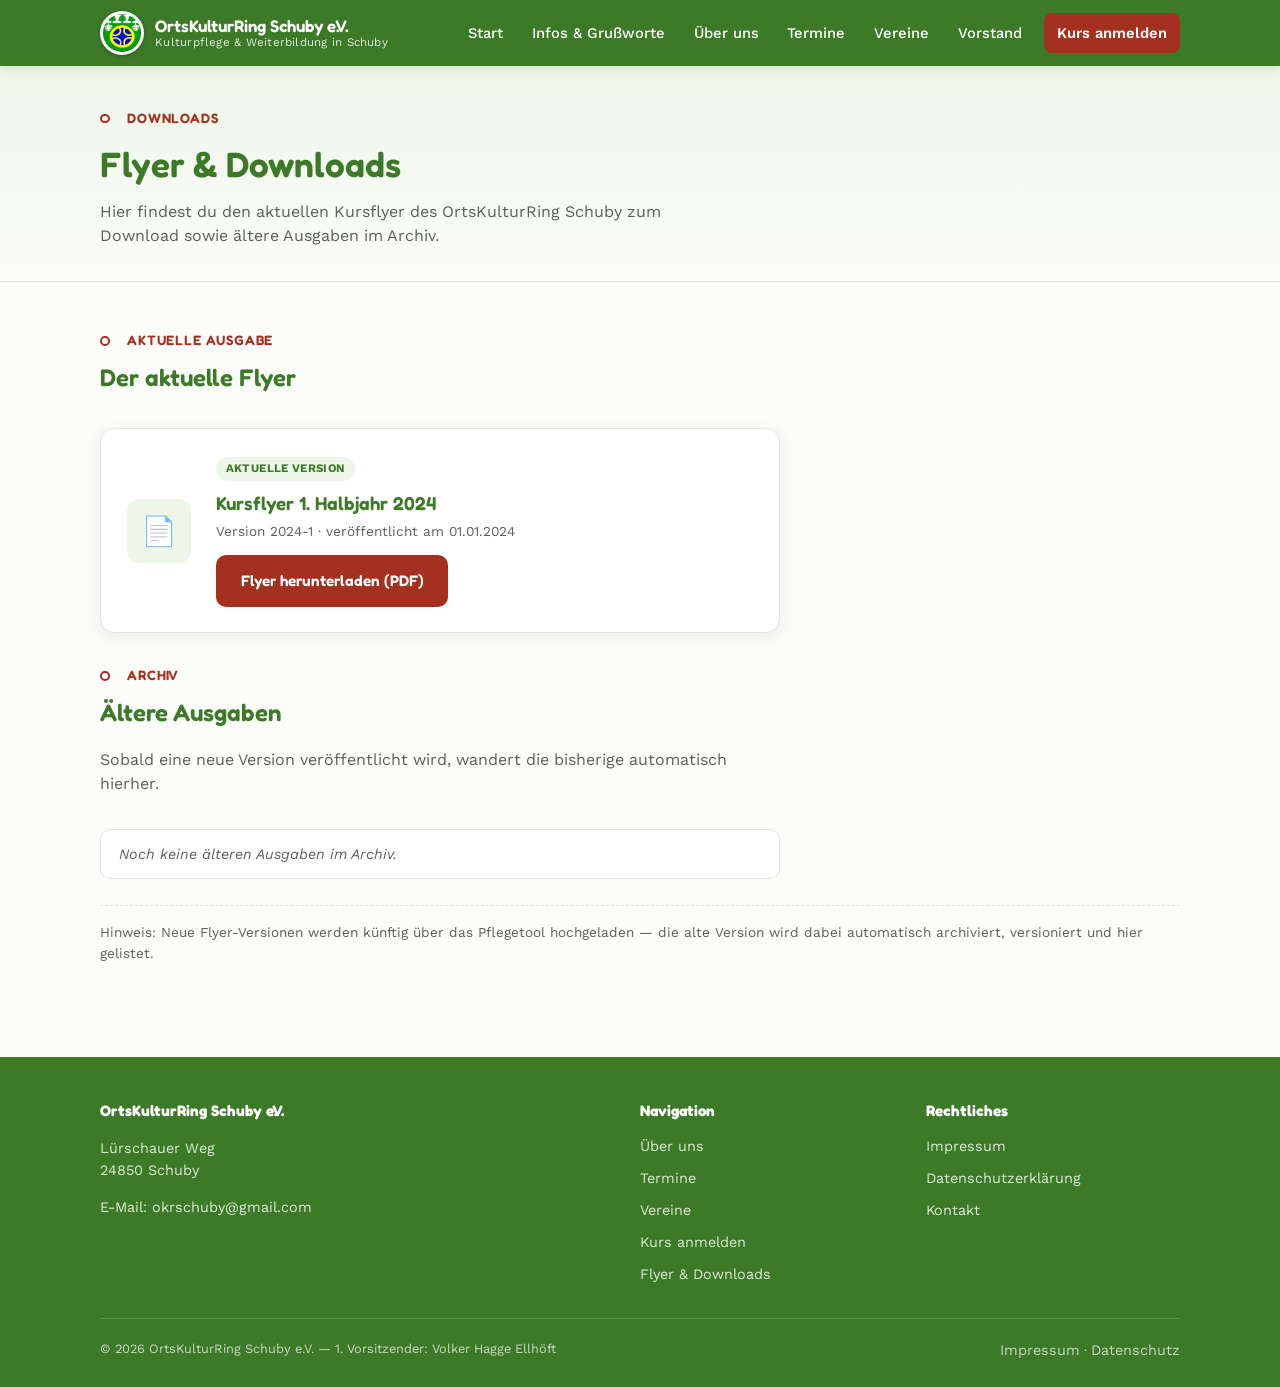
<file: downloads.html>
<!DOCTYPE html>
<html lang="de">
<head>
<meta charset="UTF-8">
<title>Flyer &amp; Downloads – OrtsKulturRing Schuby e.V.</title>
<meta name="viewport" content="width=device-width, initial-scale=1.0">
<meta name="description" content="Aktueller Kursflyer des OrtsKulturRing Schuby e.V. zum Download, sowie ältere Ausgaben im Archiv.">
<link rel="preconnect" href="https://fonts.googleapis.com">
<link rel="preconnect" href="https://fonts.gstatic.com" crossorigin>
<link href="https://fonts.googleapis.com/css2?family=Fredoka:wght@500;600;700&family=Work+Sans:wght@400;500;600;700&display=swap" rel="stylesheet">
<link rel="stylesheet" href="assets/styles.css">
</head>
<body>

<a class="skip-link" href="#main">Zum Inhalt springen</a>

<header>
  <div class="nav-row">
    <a class="brand" href="index.html">
      <img src="assets/wappen-schuby.png" alt="Wappen der Gemeinde Schuby">
      <span class="brand-text">OrtsKulturRing Schuby e.V.<small>Kulturpflege &amp; Weiterbildung in Schuby</small></span>
    </a>
    <button class="hamburger" id="navToggle" aria-label="Menü öffnen" aria-expanded="false" aria-controls="mainNav">
      <span></span><span></span><span></span>
    </button>
    <nav class="main-nav" id="mainNav">
      <a href="index.html">Start</a>
      <a href="index.html#infos">Infos &amp; Grußworte</a>
      <a href="index.html#aufgaben">Über uns</a>
      <a href="termine.html">Termine</a>
      <a href="vereine.html">Vereine</a>
      <a href="index.html#vorstand">Vorstand</a>
      <a href="anmeldung.html" class="cta">Kurs anmelden</a>
    </nav>
  </div>
</header>

<main id="main">

  <section class="page-hero">
    <div class="container">
      <div class="section-eyebrow"><span class="ring-bullet"></span>Downloads</div>
      <h1>Flyer &amp; Downloads</h1>
      <p>Hier findest du den aktuellen Kursflyer des OrtsKulturRing Schuby zum Download sowie ältere Ausgaben im Archiv.</p>
    </div>
  </section>

  <section>
    <div class="container">

      <div class="section-head">
        <div class="section-eyebrow"><span class="ring-bullet"></span>Aktuelle Ausgabe</div>
        <h2>Der aktuelle Flyer</h2>
      </div>

      <div class="flyer-aktuell" id="flyerAktuellBox">
        <div class="flyer-icon" aria-hidden="true">📄</div>
        <div>
          <span class="flyer-badge-aktuell">Aktuelle Version</span>
          <h3 id="flyerAktuellTitel">Kursflyer 1. Halbjahr 2024</h3>
          <p class="flyer-meta" id="flyerAktuellMeta">Version 2024-1 · veröffentlicht am 01.01.2024</p>
          <a class="btn btn-primary" id="flyerAktuellLink" href="downloads/Flyer_OKR_2024-1.pdf" download>Flyer herunterladen (PDF)</a>
        </div>
      </div>

      <div class="section-head">
        <div class="section-eyebrow"><span class="ring-bullet"></span>Archiv</div>
        <h2>Ältere Ausgaben</h2>
        <p>Sobald eine neue Version veröffentlicht wird, wandert die bisherige automatisch hierher.</p>
      </div>

      <ul class="archiv-liste" id="archivListe">
        <!-- wird per JavaScript aus assets/flyer-daten.js befüllt -->
      </ul>

      <p class="platzhalter-hinweis">Hinweis: Neue Flyer-Versionen werden künftig über das Pflegetool hochgeladen — die alte Version wird dabei automatisch archiviert, versioniert und hier gelistet.</p>

    </div>
  </section>

</main>

<footer>
  <div class="container">
    <div class="footer-grid">
      <div>
        <h4>OrtsKulturRing Schuby e.V.</h4>
        <p>Lürschauer Weg<br>24850 Schuby</p>
        <p>E-Mail: <a href="mailto:okrschuby@gmail.com">okrschuby@gmail.com</a></p>
      </div>
      <div>
        <h4>Navigation</h4>
        <ul>
          <li><a href="index.html#aufgaben">Über uns</a></li>
          <li><a href="termine.html">Termine</a></li>
          <li><a href="vereine.html">Vereine</a></li>
          <li><a href="anmeldung.html">Kurs anmelden</a></li>
          <li><a href="downloads.html">Flyer &amp; Downloads</a></li>
        </ul>
      </div>
      <div>
        <h4>Rechtliches</h4>
        <ul>
          <li><a href="impressum.html">Impressum</a></li>
          <li><a href="datenschutz.html">Datenschutzerklärung</a></li>
          <li><a href="kontakt.html">Kontakt</a></li>
        </ul>
      </div>
    </div>
    <div class="footer-bottom">
      <span>© 2026 OrtsKulturRing Schuby e.V. — 1. Vorsitzender: Volker Hagge Ellhöft</span>
      <span><a href="impressum.html">Impressum</a> · <a href="datenschutz.html">Datenschutz</a></span>
    </div>
  </div>
</footer>

<script src="assets/flyer-daten.js"></script>
<script>
  const toggle = document.getElementById('navToggle');
  const nav = document.getElementById('mainNav');
  toggle.addEventListener('click', () => {
    const open = nav.classList.toggle('open');
    toggle.setAttribute('aria-expanded', open ? 'true' : 'false');
  });

  function formatDatumLang(iso){
    const d = new Date(iso + "T00:00:00");
    return d.toLocaleDateString("de-DE", { day:"2-digit", month:"2-digit", year:"numeric" });
  }

  const aktuell = FLYER_VERSIONEN.find(f => f.aktuell);
  if (aktuell) {
    document.getElementById('flyerAktuellTitel').textContent = aktuell.titel;
    document.getElementById('flyerAktuellMeta').textContent =
      "Version " + aktuell.version + " · veröffentlicht am " + formatDatumLang(aktuell.datum);
    document.getElementById('flyerAktuellLink').href = "downloads/" + aktuell.datei;
  }

  const archiv = FLYER_VERSIONEN.filter(f => !f.aktuell).sort((a,b) => b.datum.localeCompare(a.datum));
  const archivListeEl = document.getElementById('archivListe');
  if (archiv.length === 0) {
    archivListeEl.innerHTML = '<li class="archiv-leer">Noch keine älteren Ausgaben im Archiv.</li>';
  } else {
    archivListeEl.innerHTML = archiv.map(f => `
      <li>
        <span>${f.titel} <span class="archiv-datum">(Version ${f.version})</span></span>
        <a href="downloads/archiv/${f.datei}" download>Herunterladen (PDF)</a>
      </li>`).join("");
  }
</script>

</body>
</html>
</file>
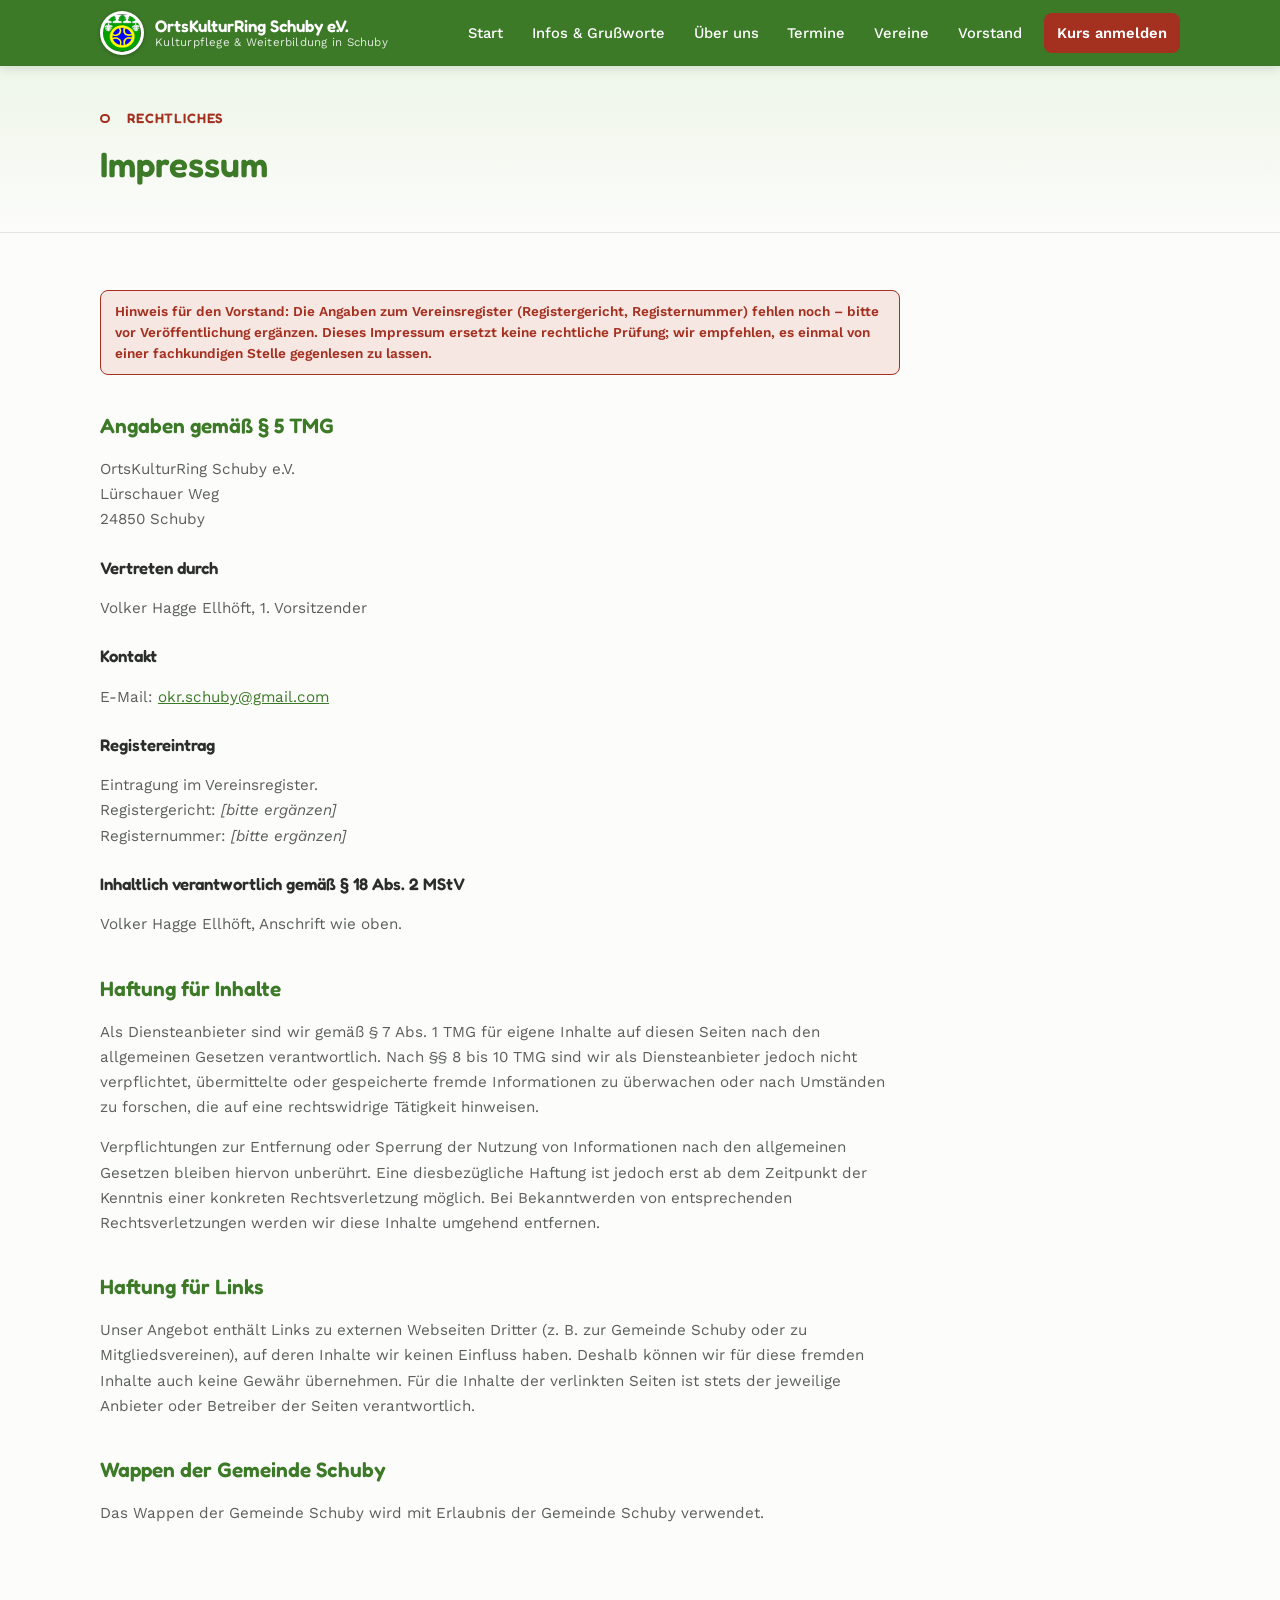
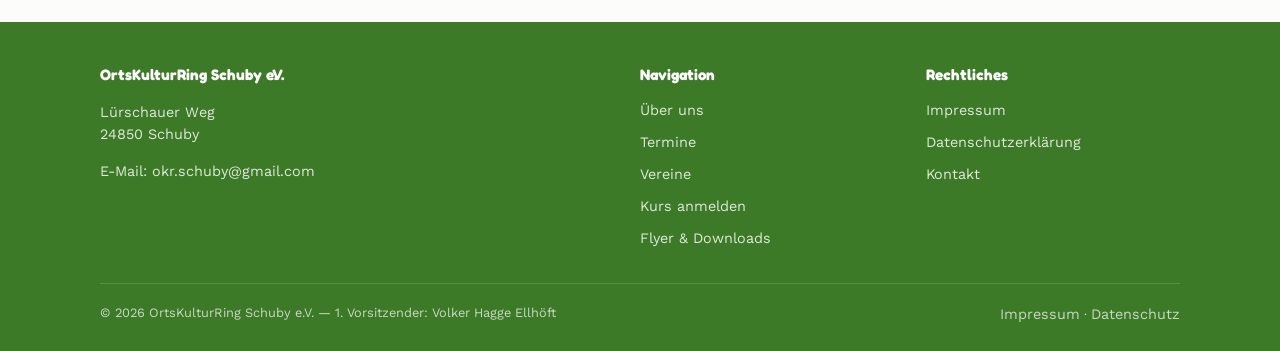
<file: impressum.html>
<!DOCTYPE html>
<html lang="de">
<head>
<meta charset="UTF-8">
<title>Impressum – OrtsKulturRing Schuby e.V.</title>
<meta name="viewport" content="width=device-width, initial-scale=1.0">
<link rel="preconnect" href="https://fonts.googleapis.com">
<link rel="preconnect" href="https://fonts.gstatic.com" crossorigin>
<link href="https://fonts.googleapis.com/css2?family=Fredoka:wght@500;600;700&family=Work+Sans:wght@400;500;600;700&display=swap" rel="stylesheet">
<link rel="stylesheet" href="assets/styles.css">
</head>
<body>

<a class="skip-link" href="#main">Zum Inhalt springen</a>

<header>
  <div class="nav-row">
    <a class="brand" href="index.html">
      <img src="assets/wappen-schuby.png" alt="Wappen der Gemeinde Schuby">
      <span class="brand-text">OrtsKulturRing Schuby e.V.<small>Kulturpflege &amp; Weiterbildung in Schuby</small></span>
    </a>
    <button class="hamburger" id="navToggle" aria-label="Menü öffnen" aria-expanded="false" aria-controls="mainNav">
      <span></span><span></span><span></span>
    </button>
    <nav class="main-nav" id="mainNav">
      <a href="index.html">Start</a>
      <a href="index.html#infos">Infos &amp; Grußworte</a>
      <a href="index.html#aufgaben">Über uns</a>
      <a href="termine.html">Termine</a>
      <a href="vereine.html">Vereine</a>
      <a href="index.html#vorstand">Vorstand</a>
      <a href="anmeldung.html" class="cta">Kurs anmelden</a>
    </nav>
  </div>
</header>

<main id="main">
  <section class="page-hero">
    <div class="container">
      <div class="section-eyebrow"><span class="ring-bullet"></span>Rechtliches</div>
      <h1>Impressum</h1>
    </div>
  </section>

  <section>
    <div class="container">
      <div class="rechtstext">

        <div class="platzhalter-warnung">
          Hinweis für den Vorstand: Die Angaben zum Vereinsregister (Registergericht,
          Registernummer) fehlen noch – bitte vor Veröffentlichung ergänzen. Dieses
          Impressum ersetzt keine rechtliche Prüfung; wir empfehlen, es einmal von
          einer fachkundigen Stelle gegenlesen zu lassen.
        </div>

        <h2>Angaben gemäß § 5 TMG</h2>
        <p>
          OrtsKulturRing Schuby e.V.<br>
          Lürschauer Weg<br>
          24850 Schuby
        </p>

        <h3>Vertreten durch</h3>
        <p>
          Volker Hagge Ellhöft, 1. Vorsitzender
        </p>

        <h3>Kontakt</h3>
        <p>
          E-Mail: <a href="mailto:okr.schuby@gmail.com">okr.schuby@gmail.com</a>
        </p>

        <h3>Registereintrag</h3>
        <p>
          Eintragung im Vereinsregister.<br>
          Registergericht: <em>[bitte ergänzen]</em><br>
          Registernummer: <em>[bitte ergänzen]</em>
        </p>

        <h3>Inhaltlich verantwortlich gemäß § 18 Abs. 2 MStV</h3>
        <p>
          Volker Hagge Ellhöft, Anschrift wie oben.
        </p>

        <h2>Haftung für Inhalte</h2>
        <p>
          Als Diensteanbieter sind wir gemäß § 7 Abs. 1 TMG für eigene Inhalte auf
          diesen Seiten nach den allgemeinen Gesetzen verantwortlich. Nach §§ 8 bis 10
          TMG sind wir als Diensteanbieter jedoch nicht verpflichtet, übermittelte oder
          gespeicherte fremde Informationen zu überwachen oder nach Umständen zu
          forschen, die auf eine rechtswidrige Tätigkeit hinweisen.
        </p>
        <p>
          Verpflichtungen zur Entfernung oder Sperrung der Nutzung von Informationen
          nach den allgemeinen Gesetzen bleiben hiervon unberührt. Eine diesbezügliche
          Haftung ist jedoch erst ab dem Zeitpunkt der Kenntnis einer konkreten
          Rechtsverletzung möglich. Bei Bekanntwerden von entsprechenden
          Rechtsverletzungen werden wir diese Inhalte umgehend entfernen.
        </p>

        <h2>Haftung für Links</h2>
        <p>
          Unser Angebot enthält Links zu externen Webseiten Dritter (z. B. zur
          Gemeinde Schuby oder zu Mitgliedsvereinen), auf deren Inhalte wir keinen
          Einfluss haben. Deshalb können wir für diese fremden Inhalte auch keine
          Gewähr übernehmen. Für die Inhalte der verlinkten Seiten ist stets der
          jeweilige Anbieter oder Betreiber der Seiten verantwortlich.
        </p>

        <h2>Wappen der Gemeinde Schuby</h2>
        <p>
          Das Wappen der Gemeinde Schuby wird mit Erlaubnis der Gemeinde Schuby
          verwendet.
        </p>

      </div>
    </div>
  </section>
</main>

<footer>
  <div class="container">
    <div class="footer-grid">
      <div>
        <h4>OrtsKulturRing Schuby e.V.</h4>
        <p>Lürschauer Weg<br>24850 Schuby</p>
        <p>E-Mail: <a href="mailto:okr.schuby@gmail.com">okr.schuby@gmail.com</a></p>
      </div>
      <div>
        <h4>Navigation</h4>
        <ul>
          <li><a href="index.html#aufgaben">Über uns</a></li>
          <li><a href="termine.html">Termine</a></li>
          <li><a href="vereine.html">Vereine</a></li>
          <li><a href="anmeldung.html">Kurs anmelden</a></li>
          <li><a href="downloads.html">Flyer &amp; Downloads</a></li>
        </ul>
      </div>
      <div>
        <h4>Rechtliches</h4>
        <ul>
          <li><a href="impressum.html">Impressum</a></li>
          <li><a href="datenschutz.html">Datenschutzerklärung</a></li>
          <li><a href="kontakt.html">Kontakt</a></li>
        </ul>
      </div>
    </div>
    <div class="footer-bottom">
      <span>© 2026 OrtsKulturRing Schuby e.V. — 1. Vorsitzender: Volker Hagge Ellhöft</span>
      <span><a href="impressum.html">Impressum</a> · <a href="datenschutz.html">Datenschutz</a></span>
    </div>
  </div>
</footer>

<script>
  const toggle = document.getElementById('navToggle');
  const nav = document.getElementById('mainNav');
  toggle.addEventListener('click', () => {
    const open = nav.classList.toggle('open');
    toggle.setAttribute('aria-expanded', open ? 'true' : 'false');
  });
</script>

</body>
</html>
</file>
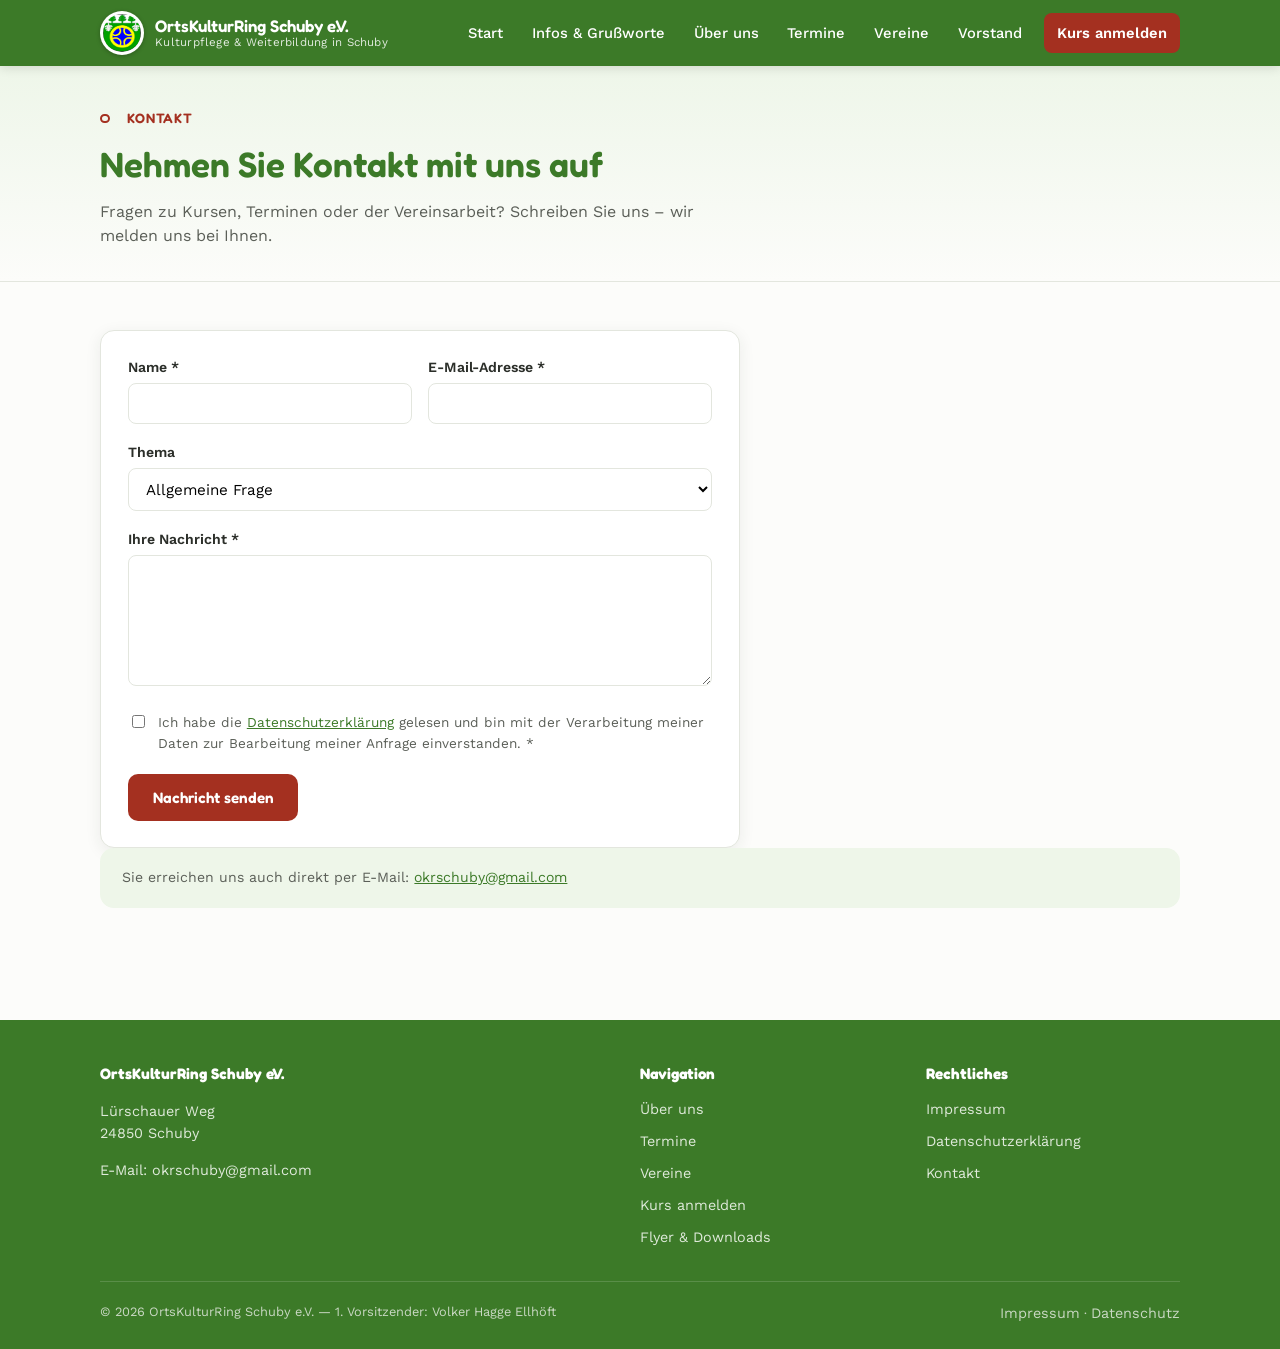
<file: kontakt.html>
<!DOCTYPE html>
<html lang="de">
<head>
<meta charset="UTF-8">
<title>Kontakt – OrtsKulturRing Schuby e.V.</title>
<meta name="viewport" content="width=device-width, initial-scale=1.0">
<meta name="description" content="Nehmen Sie Kontakt mit dem OrtsKulturRing Schuby e.V. auf.">
<link rel="preconnect" href="https://fonts.googleapis.com">
<link rel="preconnect" href="https://fonts.gstatic.com" crossorigin>
<link href="https://fonts.googleapis.com/css2?family=Fredoka:wght@500;600;700&family=Work+Sans:wght@400;500;600;700&display=swap" rel="stylesheet">
<link rel="stylesheet" href="assets/styles.css">
</head>
<body>

<a class="skip-link" href="#main">Zum Inhalt springen</a>

<header>
  <div class="nav-row">
    <a class="brand" href="index.html">
      <img src="assets/wappen-schuby.png" alt="Wappen der Gemeinde Schuby">
      <span class="brand-text">OrtsKulturRing Schuby e.V.<small>Kulturpflege &amp; Weiterbildung in Schuby</small></span>
    </a>
    <button class="hamburger" id="navToggle" aria-label="Menü öffnen" aria-expanded="false" aria-controls="mainNav">
      <span></span><span></span><span></span>
    </button>
    <nav class="main-nav" id="mainNav">
      <a href="index.html">Start</a>
      <a href="index.html#infos">Infos &amp; Grußworte</a>
      <a href="index.html#aufgaben">Über uns</a>
      <a href="termine.html">Termine</a>
      <a href="vereine.html">Vereine</a>
      <a href="index.html#vorstand">Vorstand</a>
      <a href="anmeldung.html" class="cta">Kurs anmelden</a>
    </nav>
  </div>
</header>

<main id="main">

  <section class="page-hero">
    <div class="container">
      <div class="section-eyebrow"><span class="ring-bullet"></span>Kontakt</div>
      <h1>Nehmen Sie Kontakt mit uns auf</h1>
      <p>Fragen zu Kursen, Terminen oder der Vereinsarbeit? Schreiben Sie uns – wir melden uns bei Ihnen.</p>
    </div>
  </section>

  <section>
    <div class="container">

      <div class="panel-box" id="panelKontakt">
        <form id="formKontakt" novalidate>
          <div class="feld-zwei">
            <div class="feld">
              <label for="kName">Name *</label>
              <input type="text" id="kName" required>
            </div>
            <div class="feld">
              <label for="kEmail">E-Mail-Adresse *</label>
              <input type="email" id="kEmail" required>
            </div>
          </div>

          <div class="feld">
            <label for="kThema">Thema</label>
            <select id="kThema">
              <option value="Allgemeine Frage">Allgemeine Frage</option>
              <option value="Kurse">Kurse</option>
              <option value="Bürger im Gespräch">Bürger im Gespräch</option>
              <option value="Vereine">Vereine</option>
              <option value="Sonstiges">Sonstiges</option>
            </select>
          </div>

          <div class="feld">
            <label for="kNachricht">Ihre Nachricht *</label>
            <textarea id="kNachricht" rows="6" required style="width:100%; padding:.65rem .8rem; border:1.5px solid var(--line); border-radius:8px; font-family:var(--font-body); font-size:.95rem;"></textarea>
          </div>

          <p class="fehler-text" id="kontaktFehler">Bitte füllen Sie alle Pflichtfelder aus.</p>

          <div class="datenschutz-zeile">
            <input type="checkbox" id="kDatenschutzOk" required>
            <label for="kDatenschutzOk">Ich habe die <a href="datenschutz.html">Datenschutzerklärung</a> gelesen und bin mit der Verarbeitung meiner Daten zur Bearbeitung meiner Anfrage einverstanden. *</label>
          </div>

          <button type="submit" class="btn btn-primary">Nachricht senden</button>
        </form>

        <div class="bestaetigung" id="kontaktBestaetigung" style="display:none;">
          <h3>Danke für Ihre Nachricht!</h3>
          <p>Wir haben Ihre Nachricht erhalten und melden uns so schnell wie möglich bei Ihnen.</p>
        </div>
      </div>

      <div class="hinweisbox">
        Sie erreichen uns auch direkt per E-Mail: <a href="mailto:okrschuby@gmail.com">okrschuby@gmail.com</a>
      </div>

    </div>
  </section>

</main>

<footer>
  <div class="container">
    <div class="footer-grid">
      <div>
        <h4>OrtsKulturRing Schuby e.V.</h4>
        <p>Lürschauer Weg<br>24850 Schuby</p>
        <p>E-Mail: <a href="mailto:okrschuby@gmail.com">okrschuby@gmail.com</a></p>
      </div>
      <div>
        <h4>Navigation</h4>
        <ul>
          <li><a href="index.html#aufgaben">Über uns</a></li>
          <li><a href="termine.html">Termine</a></li>
          <li><a href="vereine.html">Vereine</a></li>
          <li><a href="anmeldung.html">Kurs anmelden</a></li>
          <li><a href="downloads.html">Flyer &amp; Downloads</a></li>
        </ul>
      </div>
      <div>
        <h4>Rechtliches</h4>
        <ul>
          <li><a href="impressum.html">Impressum</a></li>
          <li><a href="datenschutz.html">Datenschutzerklärung</a></li>
          <li><a href="kontakt.html">Kontakt</a></li>
        </ul>
      </div>
    </div>
    <div class="footer-bottom">
      <span>© 2026 OrtsKulturRing Schuby e.V. — 1. Vorsitzender: Volker Hagge Ellhöft</span>
      <span><a href="impressum.html">Impressum</a> · <a href="datenschutz.html">Datenschutz</a></span>
    </div>
  </div>
</footer>

<script>
  /* ---------- Navigation (Hamburger) ---------- */
  const toggle = document.getElementById('navToggle');
  const nav = document.getElementById('mainNav');
  toggle.addEventListener('click', () => {
    const open = nav.classList.toggle('open');
    toggle.setAttribute('aria-expanded', open ? 'true' : 'false');
  });

  /* ---------- Verbindung zum Backend (gleiche Konfiguration wie anmeldung.html) ---------- */
  const APPS_SCRIPT_URL = "https://script.google.com/macros/s/AKfycbzfu-A0tT2ECfKslD_I193fm7Jp8F4sRIZ-jNpZhvSwDTXESxtmNAd2fu6cnLxDtHqJ/exec"; // <-- hier die /exec-URL einfügen (gleiche wie in anmeldung.html)
  const BACKEND_AKTIV = APPS_SCRIPT_URL.trim().length > 0;

  document.getElementById('formKontakt').addEventListener('submit', async function(e){
    e.preventDefault();
    const name = document.getElementById('kName').value.trim();
    const email = document.getElementById('kEmail').value.trim();
    const thema = document.getElementById('kThema').value;
    const nachricht = document.getElementById('kNachricht').value.trim();
    const datenschutzOk = document.getElementById('kDatenschutzOk').checked;

    const fehlerEl = document.getElementById('kontaktFehler');
    const gueltig = name && email && nachricht && datenschutzOk;
    fehlerEl.classList.toggle('zeigen', !gueltig);
    if (!gueltig) return;

    const submitBtn = this.querySelector('button[type=submit]');
    submitBtn.disabled = true;

    if (BACKEND_AKTIV) {
      try {
        const res = await fetch(APPS_SCRIPT_URL, {
          method: "POST",
          headers: { "Content-Type": "text/plain;charset=utf-8" },
          body: JSON.stringify({ action: "kontakt", name, email, thema, nachricht })
        });
        const antwort = await res.json();
        if (!antwort.ok) {
          fehlerEl.textContent = antwort.error || "Nachricht konnte leider nicht gesendet werden.";
          fehlerEl.classList.add('zeigen');
          submitBtn.disabled = false;
          return;
        }
      } catch (err) {
        fehlerEl.textContent = "Verbindung zum Server fehlgeschlagen. Bitte versuchen Sie es später erneut oder schreiben Sie uns direkt per E-Mail.";
        fehlerEl.classList.add('zeigen');
        submitBtn.disabled = false;
        return;
      }
    }

    this.style.display = "none";
    document.getElementById('kontaktBestaetigung').style.display = "block";
  });
</script>

</body>
</html>
</file>
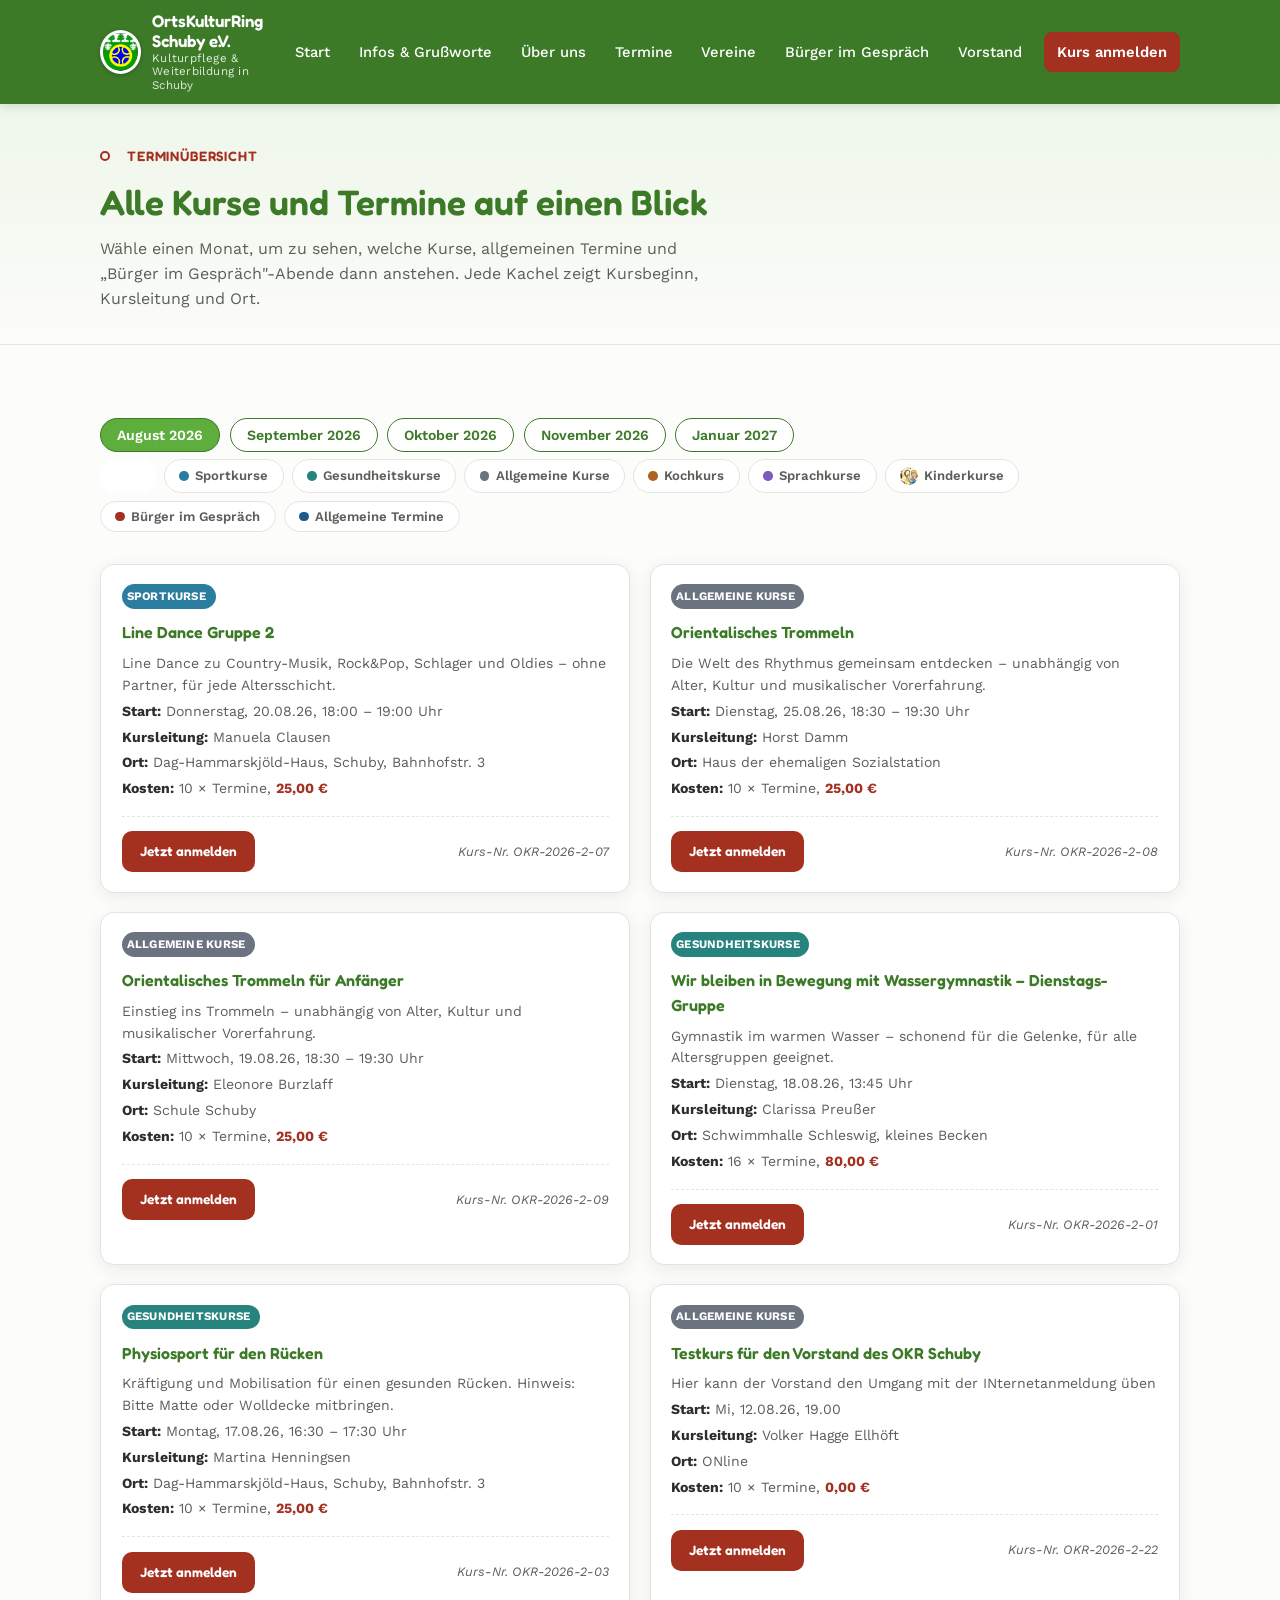
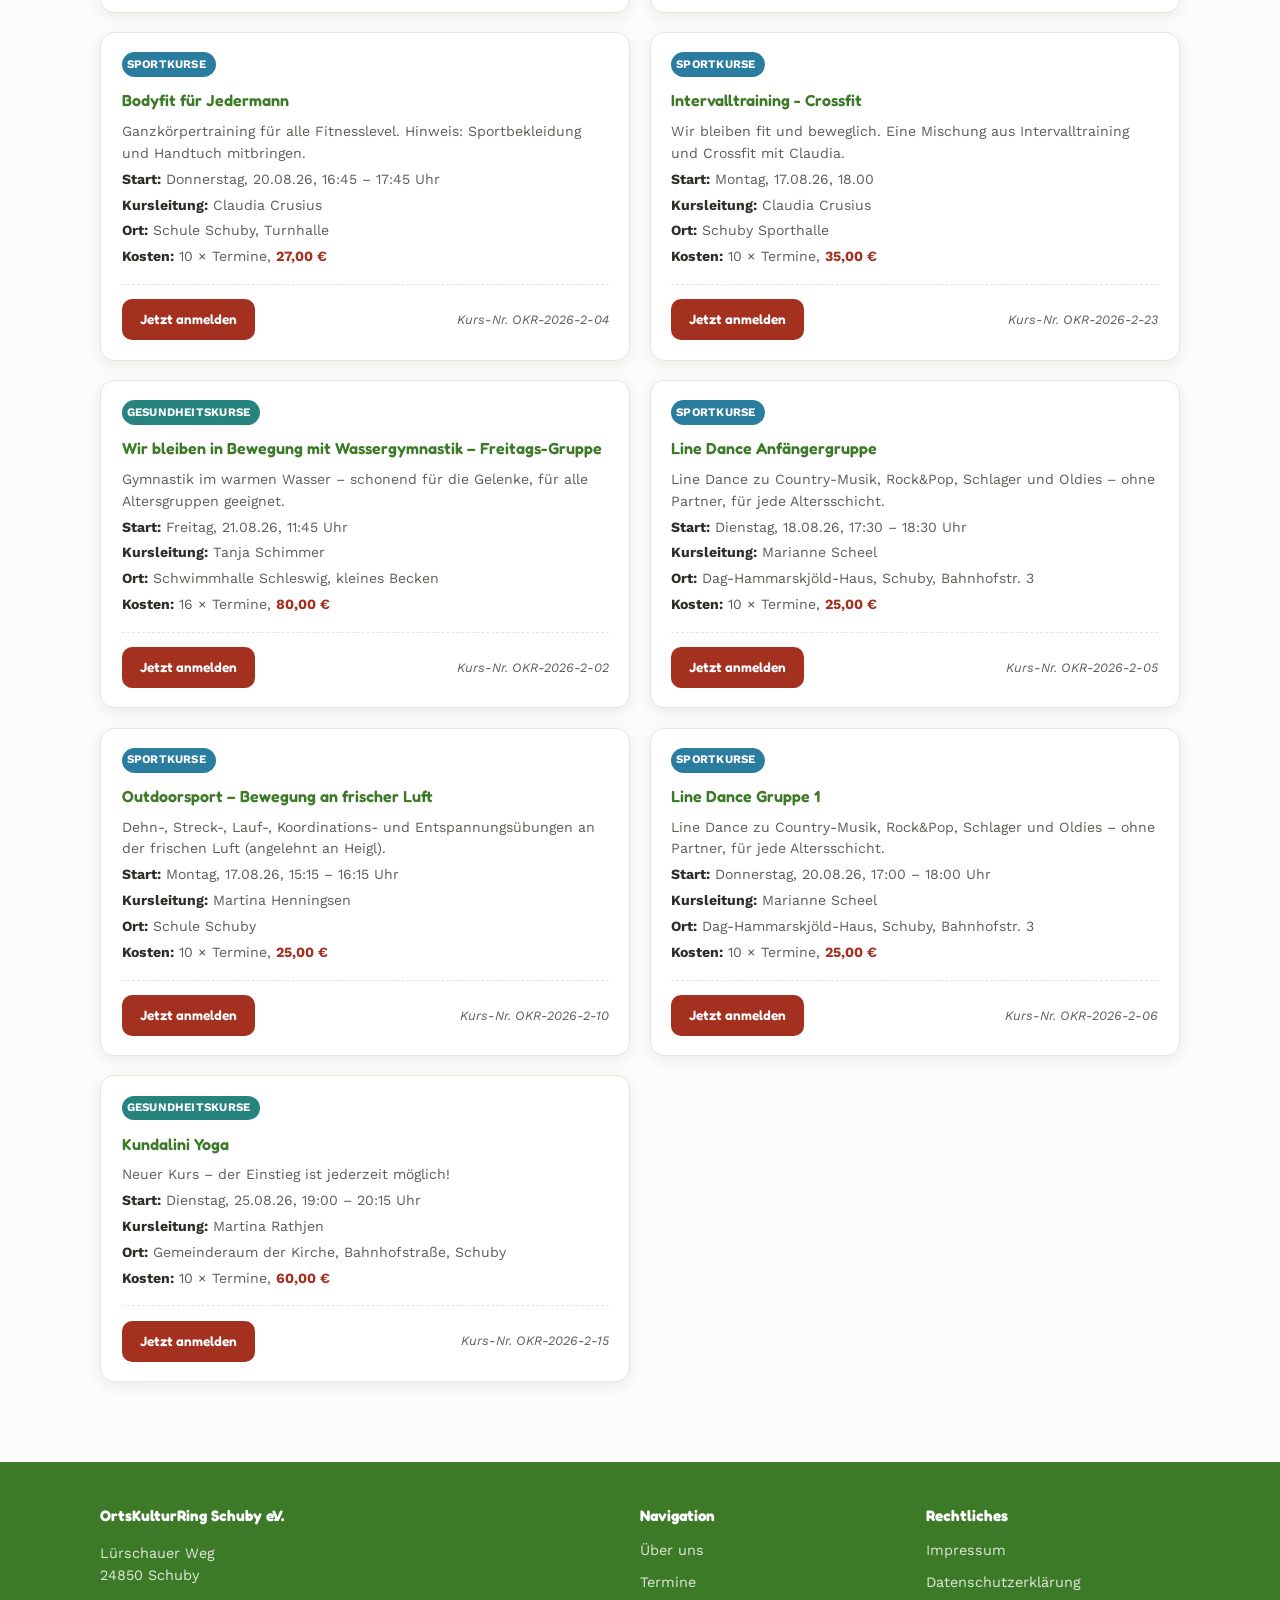
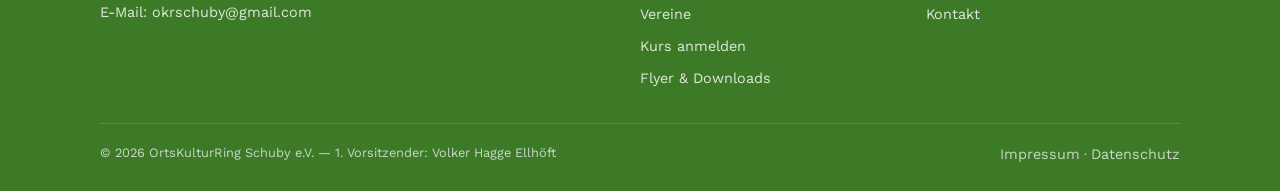
<file: termine.html>
<!DOCTYPE html>
<html lang="de">
<head>
<meta charset="UTF-8">
<title>Terminübersicht – OrtsKulturRing Schuby e.V.</title>
<meta name="viewport" content="width=device-width, initial-scale=1.0">
<meta name="description" content="Alle Kurse, allgemeinen Termine und Bürger-im-Gespräch-Abende des OrtsKulturRing Schuby e.V. nach Monat.">
<link rel="preconnect" href="https://fonts.googleapis.com">
<link rel="preconnect" href="https://fonts.gstatic.com" crossorigin>
<link href="https://fonts.googleapis.com/css2?family=Fredoka:wght@500;600;700&family=Work+Sans:wght@400;500;600;700&display=swap" rel="stylesheet">
<link rel="stylesheet" href="assets/styles.css">
</head>
<body>

<a class="skip-link" href="#main">Zum Inhalt springen</a>

<header>
  <div class="nav-row">
    <a class="brand" href="index.html">
      <img src="assets/wappen-schuby.png" alt="Wappen der Gemeinde Schuby">
      <span class="brand-text">OrtsKulturRing Schuby e.V.<small>Kulturpflege &amp; Weiterbildung in Schuby</small></span>
    </a>

    <button class="hamburger" id="navToggle" aria-label="Menü öffnen" aria-expanded="false" aria-controls="mainNav">
      <span></span><span></span><span></span>
    </button>

    <nav class="main-nav" id="mainNav">
      <a href="index.html">Start</a>
      <a href="index.html#infos">Infos &amp; Grußworte</a>
      <a href="index.html#aufgaben">Über uns</a>
      <a href="termine.html">Termine</a>
      <a href="vereine.html">Vereine</a>
      <a href="index.html#buerger-im-gespraech">Bürger im Gespräch</a>
      <a href="index.html#vorstand">Vorstand</a>
      <a href="anmeldung.html" class="cta">Kurs anmelden</a>
    </nav>
  </div>
</header>

<main id="main">

  <section class="page-hero">
    <div class="container">
      <div class="section-eyebrow"><span class="ring-bullet"></span>Terminübersicht</div>
      <h1>Alle Kurse und Termine auf einen Blick</h1>
      <p>Wähle einen Monat, um zu sehen, welche Kurse, allgemeinen Termine und „Bürger im Gespräch"-Abende dann anstehen. Jede Kachel zeigt Kursbeginn, Kursleitung und Ort.</p>
    </div>
  </section>

  <section>
    <div class="container">

      <ul class="month-filter" id="monthFilter" role="group" aria-label="Nach Monat filtern"></ul>
      <div class="kat-filter" id="katFilter" role="group" aria-label="Nach Kategorie filtern">
        <!-- wird per JavaScript aus RUBRIK_META / VERANSTALTUNG_META befüllt -->
      </div>

      <div class="termine-liste" id="termineListe">
        <!-- wird per JavaScript befüllt -->
      </div>
    </div>
  </section>

</main>

<footer>
  <div class="container">
    <div class="footer-grid">
      <div>
        <h4>OrtsKulturRing Schuby e.V.</h4>
        <p>Lürschauer Weg<br>24850 Schuby</p>
        <p>E-Mail: <a href="mailto:okrschuby@gmail.com">okrschuby@gmail.com</a></p>
      </div>
      <div>
        <h4>Navigation</h4>
        <ul>
          <li><a href="index.html#aufgaben">Über uns</a></li>
          <li><a href="termine.html">Termine</a></li>
          <li><a href="vereine.html">Vereine</a></li>
          <li><a href="anmeldung.html">Kurs anmelden</a></li>
          <li><a href="downloads.html">Flyer &amp; Downloads</a></li>
        </ul>
      </div>
      <div>
        <h4>Rechtliches</h4>
        <ul>
          <li><a href="impressum.html">Impressum</a></li>
          <li><a href="datenschutz.html">Datenschutzerklärung</a></li>
          <li><a href="kontakt.html">Kontakt</a></li>
        </ul>
      </div>
    </div>
    <div class="footer-bottom">
      <span>© 2026 OrtsKulturRing Schuby e.V. — 1. Vorsitzender: Volker Hagge Ellhöft</span>
      <span><a href="impressum.html">Impressum</a> · <a href="datenschutz.html">Datenschutz</a></span>
    </div>
  </div>
</footer>

<script src="assets/daten.js"></script>
<script src="assets/termin-karten.js"></script>
<script>
  /* ---------- Navigation (Hamburger) ---------- */
  const toggle = document.getElementById('navToggle');
  const nav = document.getElementById('mainNav');
  toggle.addEventListener('click', () => {
    const open = nav.classList.toggle('open');
    toggle.setAttribute('aria-expanded', open ? 'true' : 'false');
  });
  nav.querySelectorAll('a').forEach(a => a.addEventListener('click', () => {
    nav.classList.remove('open');
    toggle.setAttribute('aria-expanded', 'false');
  }));

  /* ---------- Terminübersicht: Daten aufbereiten ---------- */
  const MONATSNAMEN = ["Januar","Februar","März","April","Mai","Juni","Juli","August","September","Oktober","November","Dezember"];

  function fruehesterStart(termin){
    return termin.optionen.map(o => o.start).sort()[0];
  }
  function monatSchluessel(datumStr){
    const d = new Date(datumStr + "T00:00:00");
    return d.getFullYear() + "-" + String(d.getMonth() + 1).padStart(2, "0");
  }
  // formatDatum, terminKatKey, rubrikMetaFuer, badgeHtml, kartenHtml
  // kommen jetzt gemeinsam genutzt aus assets/termin-karten.js

  // Verfügbare Monate aus den Daten ableiten (keine Monate ohne Termine anzeigen)
  const monateVorhanden = [...new Set(TERMINE.map(t => monatSchluessel(fruehesterStart(t))))].sort();

  let aktMonat = monateVorhanden[0] || null;
  let aktKat = "alle";

  const monthFilterEl = document.getElementById('monthFilter');
  monateVorhanden.forEach(m => {
    const [jahr, monatNr] = m.split("-");
    const li = document.createElement('li');
    const btn = document.createElement('button');
    btn.textContent = MONATSNAMEN[parseInt(monatNr,10)-1] + " " + jahr;
    btn.dataset.monat = m;
    btn.className = (m === aktMonat) ? "active" : "";
    btn.addEventListener('click', () => { aktMonat = m; render(); updateActiveButtons(); });
    li.appendChild(btn);
    monthFilterEl.appendChild(li);
  });

  /* ---------- Kategorie-Filter aus RUBRIK_META / VERANSTALTUNG_META aufbauen ---------- */
  const katFilterEl = document.getElementById('katFilter');

  function addKatButton(key, label, farbe, icon){
    const btn = document.createElement('button');
    btn.dataset.kat = key;
    if (icon) {
      btn.innerHTML = `<img class="chip-icon" src="${icon}" alt="">${label}`;
    } else {
      btn.innerHTML = `<span class="dot" style="background:${farbe}"></span>${label}`;
    }
    btn.addEventListener('click', () => { aktKat = key; render(); updateActiveButtons(); });
    if (key === "alle") { btn.style.background = "var(--ink)"; }
    katFilterEl.appendChild(btn);
    return btn;
  }

  const alleBtn = document.createElement('button');
  alleBtn.textContent = "Alle";
  alleBtn.dataset.kat = "alle";
  alleBtn.className = "active";
  alleBtn.addEventListener('click', () => { aktKat = "alle"; render(); updateActiveButtons(); });
  katFilterEl.appendChild(alleBtn);

  Object.entries(RUBRIK_META).forEach(([key, meta]) => addKatButton("kurs:" + key, meta.label, meta.farbe, meta.icon));
  Object.entries(VERANSTALTUNG_META).forEach(([key, meta]) => addKatButton("veranstaltung:" + key, meta.label, meta.farbe));

  function updateActiveButtons(){
    monthFilterEl.querySelectorAll('button').forEach(b => b.classList.toggle('active', b.dataset.monat === aktMonat));
    katFilterEl.querySelectorAll('button').forEach(b => {
      const active = b.dataset.kat === aktKat;
      b.classList.toggle('active', active);
      if (active && b.dataset.kat !== "alle") {
        const meta = b.dataset.kat.startsWith("kurs:") ? RUBRIK_META[b.dataset.kat.slice(5)] : VERANSTALTUNG_META[b.dataset.kat.slice(14)];
        b.style.background = meta.farbe;
      } else if (b.dataset.kat !== "alle") {
        b.style.background = "";
      }
    });
  }

  function render(){
    const liste = document.getElementById('termineListe');
    const gefiltert = TERMINE.filter(t => {
      const passtMonat = aktMonat ? t.optionen.some(o => monatSchluessel(o.start) === aktMonat) : true;
      const passtKat = aktKat === "alle" || terminKatKey(t) === aktKat;
      return passtMonat && passtKat;
    });

    if (gefiltert.length === 0) {
      liste.innerHTML = `<div class="leer-hinweis">Für diese Auswahl sind aktuell keine Termine hinterlegt.</div>`;
      return;
    }
    liste.innerHTML = gefiltert.map(kartenHtml).join("");
  }

  updateActiveButtons();
  render();
</script>

</body>
</html>
</file>
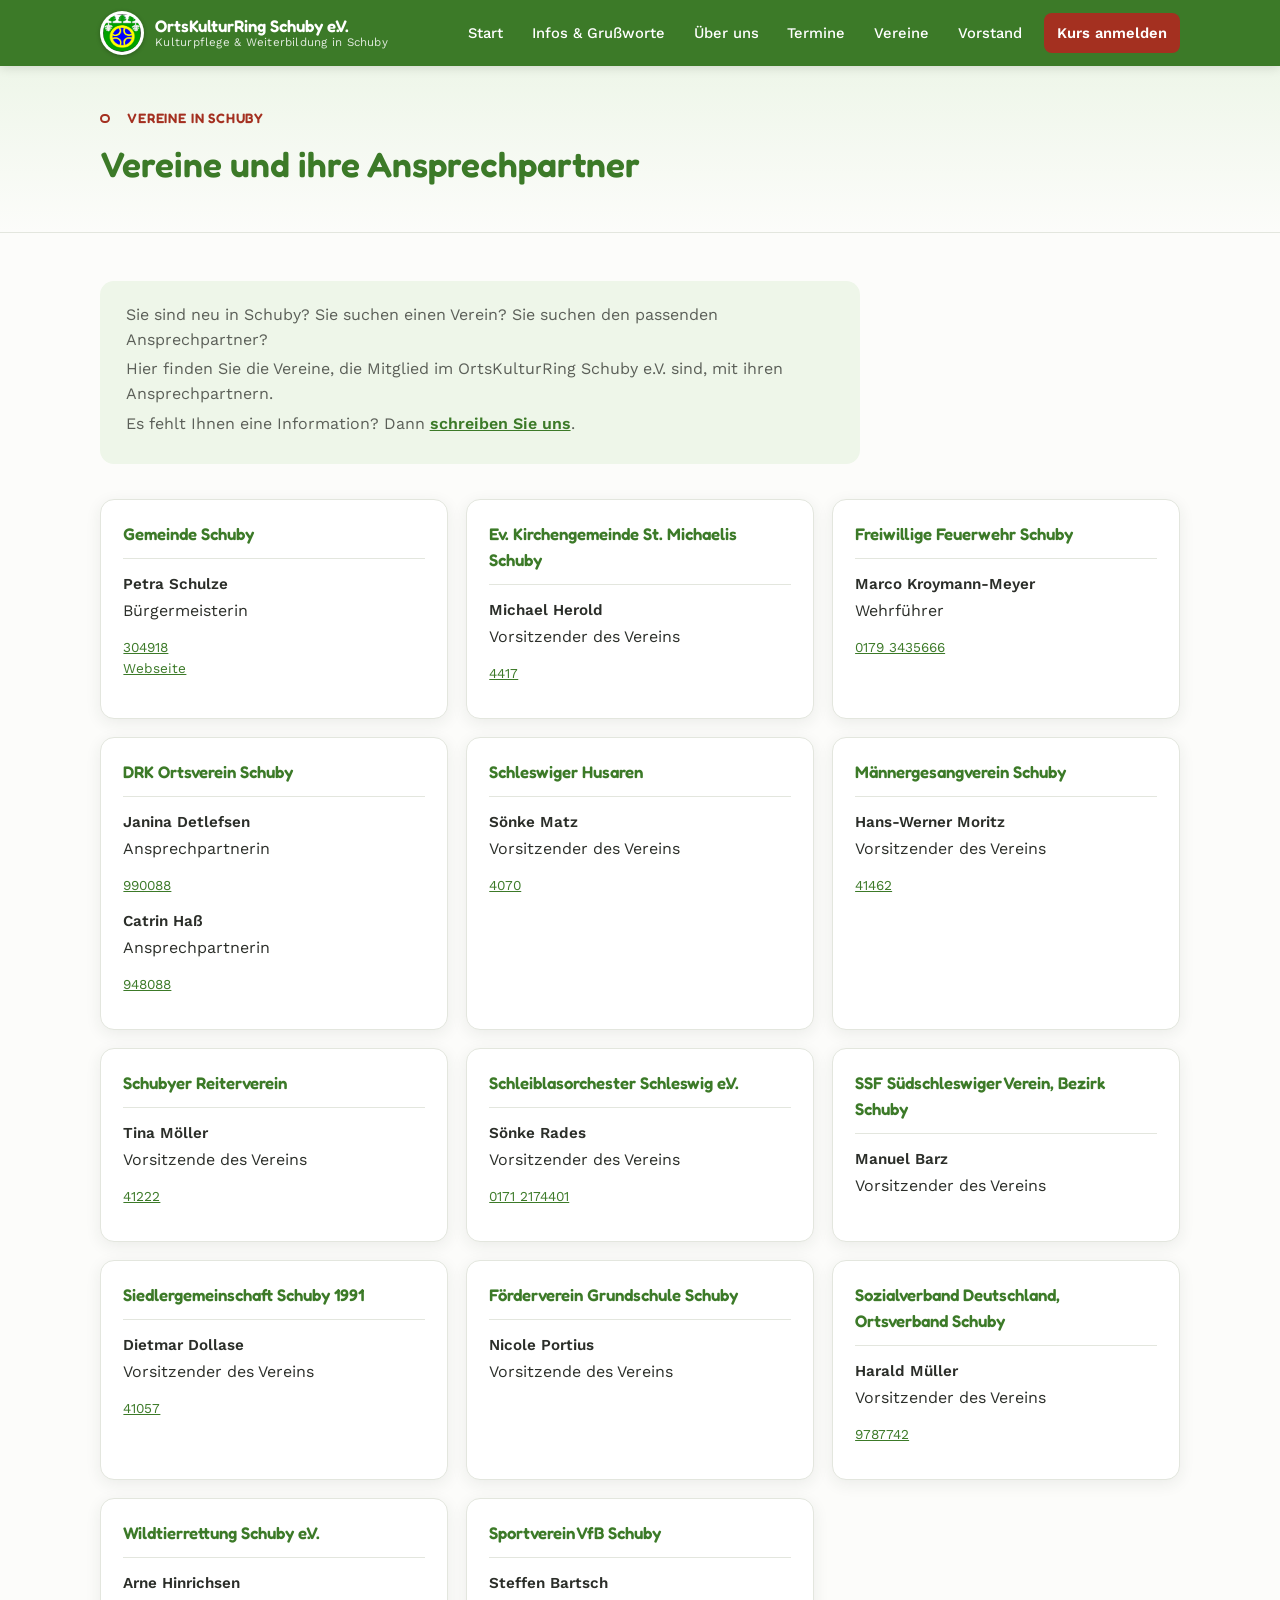
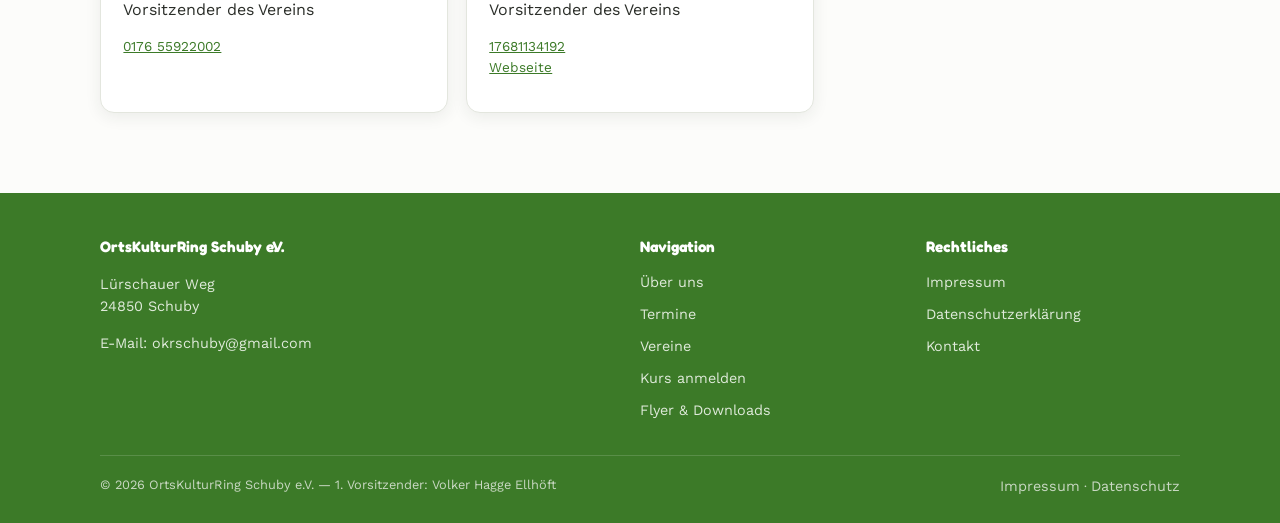
<file: vereine.html>
<!DOCTYPE html>
<html lang="de">
<head>
<meta charset="UTF-8">
<title>Vereine in Schuby – OrtsKulturRing Schuby e.V.</title>
<meta name="viewport" content="width=device-width, initial-scale=1.0">
<meta name="description" content="Alle Mitgliedsvereine des OrtsKulturRing Schuby e.V. mit Ansprechpartnern auf einen Blick.">
<link rel="preconnect" href="https://fonts.googleapis.com">
<link rel="preconnect" href="https://fonts.gstatic.com" crossorigin>
<link href="https://fonts.googleapis.com/css2?family=Fredoka:wght@500;600;700&family=Work+Sans:wght@400;500;600;700&display=swap" rel="stylesheet">
<link rel="stylesheet" href="assets/styles.css">
</head>
<body>

<a class="skip-link" href="#main">Zum Inhalt springen</a>

<header>
  <div class="nav-row">
    <a class="brand" href="index.html">
      <img src="assets/wappen-schuby.png" alt="Wappen der Gemeinde Schuby">
      <span class="brand-text">OrtsKulturRing Schuby e.V.<small>Kulturpflege &amp; Weiterbildung in Schuby</small></span>
    </a>
    <button class="hamburger" id="navToggle" aria-label="Menü öffnen" aria-expanded="false" aria-controls="mainNav">
      <span></span><span></span><span></span>
    </button>
    <nav class="main-nav" id="mainNav">
      <a href="index.html">Start</a>
      <a href="index.html#infos">Infos &amp; Grußworte</a>
      <a href="index.html#aufgaben">Über uns</a>
      <a href="termine.html">Termine</a>
      <a href="vereine.html">Vereine</a>
      <a href="index.html#vorstand">Vorstand</a>
      <a href="anmeldung.html" class="cta">Kurs anmelden</a>
    </nav>
  </div>
</header>

<main id="main">

  <section class="page-hero">
    <div class="container">
      <div class="section-eyebrow"><span class="ring-bullet"></span>Vereine in Schuby</div>
      <h1>Vereine und ihre Ansprechpartner</h1>
    </div>
  </section>

  <section>
    <div class="container">

      <div class="vereine-intro-box">
        <p>Sie sind neu in Schuby? Sie suchen einen Verein? Sie suchen den passenden Ansprechpartner?</p>
        <p>Hier finden Sie die Vereine, die Mitglied im OrtsKulturRing Schuby e.V. sind, mit ihren Ansprechpartnern.</p>
        <p>Es fehlt Ihnen eine Information? Dann <a href="mailto:okrschuby@gmail.com">schreiben Sie uns</a>.</p>
      </div>

      <div class="vereine-liste" id="vereineListe">
        <!-- wird per JavaScript aus assets/vereine-daten.js befüllt -->
      </div>

    </div>
  </section>

</main>

<footer>
  <div class="container">
    <div class="footer-grid">
      <div>
        <h4>OrtsKulturRing Schuby e.V.</h4>
        <p>Lürschauer Weg<br>24850 Schuby</p>
        <p>E-Mail: <a href="mailto:okrschuby@gmail.com">okrschuby@gmail.com</a></p>
      </div>
      <div>
        <h4>Navigation</h4>
        <ul>
          <li><a href="index.html#aufgaben">Über uns</a></li>
          <li><a href="termine.html">Termine</a></li>
          <li><a href="vereine.html">Vereine</a></li>
          <li><a href="anmeldung.html">Kurs anmelden</a></li>
          <li><a href="downloads.html">Flyer &amp; Downloads</a></li>
        </ul>
      </div>
      <div>
        <h4>Rechtliches</h4>
        <ul>
          <li><a href="impressum.html">Impressum</a></li>
          <li><a href="datenschutz.html">Datenschutzerklärung</a></li>
          <li><a href="kontakt.html">Kontakt</a></li>
        </ul>
      </div>
    </div>
    <div class="footer-bottom">
      <span>© 2026 OrtsKulturRing Schuby e.V. — 1. Vorsitzender: Volker Hagge Ellhöft</span>
      <span><a href="impressum.html">Impressum</a> · <a href="datenschutz.html">Datenschutz</a></span>
    </div>
  </div>
</footer>

<script src="assets/vereine-daten.js"></script>
<script>
  /* ---------- Navigation (Hamburger) ---------- */
  const toggle = document.getElementById('navToggle');
  const nav = document.getElementById('mainNav');
  toggle.addEventListener('click', () => {
    const open = nav.classList.toggle('open');
    toggle.setAttribute('aria-expanded', open ? 'true' : 'false');
  });

  /* ---------- Vereins-Kacheln aufbauen ---------- */
  function telefonHtml(tel){
    if (!tel) return "";
    tel = String(tel); // Absicherung: falls Google Sheets die Zelle als Zahl statt Text liefert
    const telHref = tel.replace(/[^\d+]/g, "");
    return `<a href="tel:${telHref}">${tel}</a>`;
  }

  function ansprechpartnerHtml(p){
    const zeilen = [];
    if (p.telefon) zeilen.push(telefonHtml(p.telefon));
    if (p.email) zeilen.push(`<a href="mailto:${p.email}">${p.email}</a>`);
    if (p.website) zeilen.push(`<a href="${p.website}" target="_blank" rel="noopener">Webseite</a>`);

    return `
      <div class="verein-ansprechpartner">
        <span class="person-name">${p.name}</span>
        <span class="person-funktion">${p.funktion}</span>
        ${zeilen.length ? `<p class="person-kontakt">${zeilen.join("<br>")}</p>` : ""}
      </div>`;
  }

  function vereinKarteHtml(verein){
    return `
      <article class="verein-card">
        <h3>${verein.name}</h3>
        ${verein.ansprechpartner.map(ansprechpartnerHtml).join("")}
      </article>`;
  }

  document.getElementById('vereineListe').innerHTML = VEREINE.map(vereinKarteHtml).join("");
</script>

</body>
</html>
</file>
<file: assets/styles.css>
/* ============================================================
   OrtsKulturRing Schuby e.V. – gemeinsames Stylesheet
   Wird von allen Seiten (Start, Termine, Anmeldung, Kontakt, …)
   eingebunden, damit Design & Farben überall konsistent bleiben.
   ============================================================ */

  /* ============ Design-Tokens ============ */
  :root{
    --green:        #5EAE3E;   /* Primärfarbe, aus dem Flyer übernommen */
    --green-dark:   #3C7A28;   /* Kopfzeile, Hover */
    --green-tint:   #EEF6E9;   /* sehr helles Grün für Flächen */
    --terracotta:   #A43020;   /* Akzentfarbe, aus dem Flyer übernommen */
    --terracotta-t: #F7E7E3;   /* helles Terracotta für Badges */
    --ink:          #2B2E29;   /* Fließtext */
    --ink-soft:     #5B5F58;   /* gedämpfter Text */
    --paper:        #FCFCFA;   /* Seiten-Hintergrund */
    --card:         #FFFFFF;
    --line:         #E3E6DE;
    --radius:       14px;
    --shadow:       0 4px 16px rgba(43,46,41,.08);
    --font-display: 'Fredoka', sans-serif;
    --font-body:    'Work Sans', sans-serif;
  }

  *{box-sizing:border-box;}
  html{scroll-behavior:smooth;}
  body{
    margin:0; background:var(--paper); color:var(--ink);
    font-family:var(--font-body); line-height:1.55; -webkit-font-smoothing:antialiased;
  }
  h1,h2,h3{font-family:var(--font-display); font-weight:600; margin:0 0 .5rem; color:var(--green-dark);}
  a{color:var(--green-dark);}
  img{max-width:100%; display:block;}
  .container{max-width:1120px; margin:0 auto; padding:0 1.25rem;}

  /* ============ Ring-Signatur ============
     Der Name "OrtsKulturRing" ist wörtlich ein Ring/Kreis – dieses Motiv
     zieht sich als wiederkehrendes Gestaltungselement durch die Seite:
     als Aufzählungs-Ring, als Trenner und als dezentes Hero-Muster. */
  .ring-bullet{
    display:inline-block; width:.6rem; height:.6rem; border:2.5px solid var(--terracotta);
    border-radius:50%; margin-right:.6rem; vertical-align:middle; flex:none;
  }
  .section-eyebrow{
    display:flex; align-items:center; gap:.5rem; font-family:var(--font-display);
    font-size:.85rem; letter-spacing:.06em; text-transform:uppercase; color:var(--terracotta);
    font-weight:600; margin-bottom:.5rem;
  }

  /* ============ Kopfzeile & Navigation ============ */
  header{
    position:sticky; top:0; z-index:100; background:var(--green-dark);
    box-shadow:0 2px 10px rgba(0,0,0,.12);
  }
  .nav-row{
    display:flex; align-items:center; justify-content:space-between;
    padding:.7rem 1.25rem; max-width:1120px; margin:0 auto;
  }
  .brand{display:flex; align-items:center; gap:.7rem; text-decoration:none; color:#fff;}
  .brand img{height:44px; width:44px; border-radius:50%; background:#fff; padding:3px; box-shadow:0 1px 4px rgba(0,0,0,.25);}
  .brand-text{font-family:var(--font-display); font-weight:600; font-size:1.05rem; color:#fff; line-height:1.2;}
  .brand-text small{display:block; font-family:var(--font-body); font-weight:400; font-size:.72rem; opacity:.85; letter-spacing:.02em;}

  nav.main-nav{display:flex; align-items:center; gap:.2rem;}
  nav.main-nav a{
    color:#fff; text-decoration:none; font-size:.92rem; font-weight:500;
    padding:.55rem .8rem; border-radius:8px; white-space:nowrap;
  }
  nav.main-nav a:hover, nav.main-nav a:focus-visible{background:rgba(255,255,255,.14);}
  nav.main-nav a.cta{
    background:var(--terracotta); font-weight:600; margin-left:.4rem;
  }
  nav.main-nav a.cta:hover{background:#8a2818;}

  .hamburger{
    display:none; flex-direction:column; justify-content:center; gap:5px;
    width:44px; height:44px; background:none; border:none; cursor:pointer; padding:0;
  }
  .hamburger span{display:block; width:24px; height:3px; background:#fff; border-radius:2px; margin:0 auto; transition:transform .2s ease, opacity .2s ease;}
  .hamburger[aria-expanded="true"] span:nth-child(1){transform:translateY(8px) rotate(45deg);}
  .hamburger[aria-expanded="true"] span:nth-child(2){opacity:0;}
  .hamburger[aria-expanded="true"] span:nth-child(3){transform:translateY(-8px) rotate(-45deg);}

  /* Tablet & Handy: Hamburger-Menü */
  @media (max-width: 900px){
    .hamburger{display:flex;}
    nav.main-nav{
      display:flex; flex-direction:column; align-items:stretch; gap:0;
      position:fixed; top:70px; right:0; left:0; background:var(--green-dark);
      box-shadow:0 8px 16px rgba(0,0,0,.18);
      max-height:0; overflow:hidden; transition:max-height .28s ease;
      padding:0 1.25rem;
    }
    nav.main-nav.open{max-height:520px; padding:.5rem 1.25rem 1.1rem;}
    nav.main-nav a{padding:.85rem .4rem; border-top:1px solid rgba(255,255,255,.12); border-radius:0;}
    nav.main-nav a.cta{margin:.6rem 0 0; text-align:center; border-radius:8px; border-top:none;}
  }

  /* ============ Hero ============ */
  .hero{
    position:relative; overflow:hidden;
    background:linear-gradient(180deg, var(--green-tint) 0%, var(--paper) 100%);
    padding:3.5rem 0 3rem;
  }
  .hero::before, .hero::after{
    content:""; position:absolute; border-radius:50%; border:2px solid rgba(94,174,62,.25);
  }
  .hero::before{ width:340px; height:340px; top:-140px; right:-110px; }
  .hero::after{ width:220px; height:220px; bottom:-100px; right:140px; border-color:rgba(164,48,32,.18); }
  .hero-inner{position:relative; z-index:1; max-width:680px;}
  .hero h1{font-size:clamp(1.9rem, 4vw, 2.7rem); line-height:1.15; margin-bottom:.9rem;}
  .hero p.lead{font-size:1.08rem; color:var(--ink-soft); margin-bottom:1.6rem;}
  .hero-actions{display:flex; flex-wrap:wrap; gap:.8rem;}
  .btn{
    display:inline-flex; align-items:center; gap:.5rem; font-family:var(--font-display);
    font-weight:600; font-size:.95rem; padding:.75rem 1.4rem; border-radius:10px;
    text-decoration:none; border:2px solid transparent; transition:transform .15s ease, background .15s ease;
  }
  .btn:hover{transform:translateY(-1px);}
  .btn-primary{background:var(--terracotta); color:#fff;}
  .btn-primary:hover{background:#8a2818;}
  .btn-outline{border-color:var(--green-dark); color:var(--green-dark); background:#fff;}
  .btn-outline:hover{background:var(--green-tint);}

  /* ============ Allgemeine Abschnitte ============ */
  section{padding:3rem 0;}
  section.alt{background:var(--card); border-top:1px solid var(--line); border-bottom:1px solid var(--line);}
  .section-head{max-width:640px; margin-bottom:2rem;}
  .section-head p{color:var(--ink-soft);}

  /* Aufgaben-Karten */
  .grid-cards{display:grid; grid-template-columns:repeat(4, 1fr); gap:1.1rem;}
  @media (max-width:920px){ .grid-cards{grid-template-columns:repeat(2, 1fr);} }
  @media (max-width:560px){ .grid-cards{grid-template-columns:1fr;} }
  .task-card{
    background:var(--card); border:1px solid var(--line); border-radius:var(--radius);
    padding:1.4rem 1.3rem; box-shadow:var(--shadow);
  }
  .task-card .ring-bullet{width:1rem; height:1rem; border-width:3px; margin:0 0 .8rem;}
  .task-card h3{font-size:1.05rem; margin-bottom:.4rem;}
  .task-card p{margin:0; font-size:.92rem; color:var(--ink-soft);}

  /* Termin-Teaser-Karten (Platzhalter für Phase 2) */
  .grid-termine{display:grid; grid-template-columns:repeat(3, 1fr); gap:1.1rem;}
  @media (max-width:900px){ .grid-termine{grid-template-columns:repeat(2, 1fr);} }
  @media (max-width:600px){ .grid-termine{grid-template-columns:1fr;} }
  .termin-card{
    background:var(--card); border:1px solid var(--line); border-radius:var(--radius);
    padding:1.2rem 1.3rem; box-shadow:var(--shadow); position:relative;
  }
  .termin-badge{
    display:inline-block; font-size:.72rem; font-weight:700; letter-spacing:.03em;
    text-transform:uppercase; padding:.22rem .6rem; border-radius:20px; margin-bottom:.7rem;
  }
  .termin-badge.kurs{background:var(--green-tint); color:var(--green-dark);}
  .termin-badge.gespraech{background:var(--terracotta-t); color:var(--terracotta);}
  .termin-card h3{font-size:1rem; margin-bottom:.5rem;}
  .termin-meta{font-size:.88rem; color:var(--ink-soft); margin:0 0 .25rem;}
  .termin-meta strong{color:var(--ink);}
  .platzhalter-hinweis{
    margin-top:1.6rem; font-size:.85rem; color:var(--ink-soft); border-top:1px dashed var(--line); padding-top:1rem;
  }

  /* Footer */
  footer{background:var(--green-dark); color:#eef4ea; padding:2.6rem 0 1.6rem; margin-top:2rem;}
  .footer-grid{display:grid; grid-template-columns:2fr 1fr 1fr; gap:2rem; margin-bottom:2rem;}
  @media (max-width:720px){ .footer-grid{grid-template-columns:1fr; gap:1.6rem;} }
  footer h4{font-family:var(--font-display); color:#fff; font-size:.95rem; margin:0 0 .7rem;}
  footer p, footer a{color:#dfeada; font-size:.9rem;}
  footer a{text-decoration:none;}
  footer a:hover{text-decoration:underline;}
  footer ul{list-style:none; padding:0; margin:0; display:flex; flex-direction:column; gap:.45rem;}
  .footer-bottom{
    border-top:1px solid rgba(255,255,255,.15); padding-top:1.2rem;
    display:flex; flex-wrap:wrap; gap:.6rem 1.2rem; justify-content:space-between; font-size:.8rem; color:#c9d8c3;
  }
  .footer-bottom a{color:#c9d8c3;}

  .skip-link{
    position:absolute; left:-999px; top:0; background:#fff; color:var(--ink); padding:.6rem 1rem; z-index:200;
  }
  .skip-link:focus{left:1rem; top:1rem;}

  :focus-visible{outline:3px solid var(--terracotta); outline-offset:2px;}

  /* ============ Infos & Grußworte ============ */
  .info-feed{display:flex; flex-direction:column; gap:1.1rem; max-width:760px;}
  .info-card{
    background:var(--card); border:1px solid var(--line); border-left:4px solid var(--green-dark);
    border-radius:var(--radius); padding:1.3rem 1.5rem; box-shadow:var(--shadow);
  }
  .info-card .info-date{font-size:.78rem; font-weight:700; text-transform:uppercase; letter-spacing:.04em; color:var(--green-dark); margin-bottom:.5rem;}
  .info-card h3{margin-bottom:.5rem; font-size:1.05rem;}
  .info-card p{margin:0 0 .7rem; color:var(--ink-soft);}
  .info-card .signature{font-style:italic; color:var(--ink); margin:0;}
  .info-card.info-empty{border-left-color:var(--line); color:var(--ink-soft); font-size:.9rem; text-align:center; border-style:dashed; border-width:1.5px; box-shadow:none;}

  /* Ausklappbare Infos/Grußworte (natives <details>, funktioniert ohne JS) */
  details.info-card{padding:0; cursor:default;}
  details.info-card summary{
    list-style:none; cursor:pointer; padding:1.3rem 1.5rem; display:flex; flex-direction:column; gap:.3rem;
  }
  details.info-card summary::-webkit-details-marker{display:none;}
  details.info-card summary .info-date{margin-bottom:.1rem;}
  details.info-card summary h3{margin-bottom:0;}
  details.info-card summary .read-more{
    display:inline-flex; align-items:center; gap:.35rem; font-size:.85rem; font-weight:600;
    color:var(--terracotta); margin-top:.3rem;
  }
  details.info-card summary .read-more .chevron{transition:transform .2s ease; display:inline-block;}
  details.info-card[open] summary .read-more .chevron{transform:rotate(180deg);}
  details.info-card[open] summary .read-more .label-closed{display:none;}
  details.info-card:not([open]) summary .read-more .label-open{display:none;}
  details.info-card .gruss-body{padding:0 1.5rem 1.4rem;}
  details.info-card .gruss-body p{margin:0 0 .7rem; color:var(--ink-soft);}
  details.info-card .gruss-body .signature{font-style:italic; color:var(--ink); margin:0;}
  details.info-card summary:hover .read-more{text-decoration:underline;}

  /* ============ Bürger im Gespräch (eigene Rubrik) ============ */
  .buerger-section{background:var(--terracotta-t);}
  .buerger-grid{display:grid; grid-template-columns:220px 1fr; gap:2.2rem; align-items:start;}
  @media (max-width:720px){ .buerger-grid{grid-template-columns:1fr;} }
  .buerger-photo{border-radius:var(--radius); overflow:hidden; box-shadow:var(--shadow); border:4px solid #fff; max-width:220px;}
  .buerger-photo img{width:100%; height:auto; display:block;}
  .buerger-photo figcaption{font-size:.72rem; color:var(--ink-soft); text-align:center; margin-top:.4rem;}
  .buerger-organisers{font-size:.85rem; color:var(--terracotta); font-weight:700; margin-bottom:.7rem;}
  .buerger-dates{list-style:none; padding:0; margin:1.1rem 0 0; display:flex; flex-direction:column; gap:.7rem;}
  .buerger-dates li{background:#fff; border-radius:10px; padding:.8rem 1rem; box-shadow:var(--shadow); font-size:.92rem;}
  .buerger-dates li strong{display:block; color:var(--terracotta); font-family:var(--font-display); font-size:.98rem;}
  .buerger-note{font-size:.85rem; color:var(--ink-soft); margin-top:1rem;}

  /* ============ Seite: Terminübersicht ============ */
  .page-hero{
    background:linear-gradient(180deg, var(--green-tint) 0%, var(--paper) 100%);
    padding:2.6rem 0 2rem; border-bottom:1px solid var(--line);
  }
  .page-hero h1{font-size:clamp(1.6rem, 3.4vw, 2.2rem); margin-bottom:.5rem;}
  .page-hero p{color:var(--ink-soft); max-width:640px; margin:0;}

  .month-filter{
    display:flex; flex-wrap:wrap; gap:.6rem; margin:1.6rem 0 .4rem; padding:0; list-style:none;
  }
  .month-filter button{
    font-family:var(--font-body); font-weight:600; font-size:.88rem; padding:.5rem 1rem;
    border-radius:20px; border:1.5px solid var(--green-dark); background:#fff; color:var(--green-dark); cursor:pointer;
  }
  .month-filter button.active{background:var(--green); color:#fff;}
  .month-filter button:hover{background:var(--green-tint);}
  .month-filter button.active:hover{background:var(--green);}

  .kat-filter{display:flex; flex-wrap:wrap; gap:.5rem; margin-bottom:2rem;}
  .kat-filter button{
    font-family:var(--font-body); font-size:.82rem; font-weight:600; padding:.45rem .9rem;
    border-radius:20px; border:1.5px solid var(--line); background:#fff; color:var(--ink-soft); cursor:pointer;
    display:inline-flex; align-items:center; gap:.4rem;
  }
  .kat-filter button .dot{width:.6rem; height:.6rem; border-radius:50%; display:inline-block;}
  .kat-filter button.active{color:#fff; border-color:transparent;}
  .kat-filter button img.chip-icon{width:1.1rem; height:1.1rem; border-radius:50%; object-fit:cover;}

  .termine-liste{display:grid; grid-template-columns:repeat(2, 1fr); gap:1.2rem;}
  @media (max-width:760px){ .termine-liste{grid-template-columns:1fr;} }

  .termin-card.voll{opacity:.55; grid-column:1 / -1;}
  .badge-row{display:flex; flex-wrap:wrap; gap:.4rem; margin-bottom:.7rem; align-items:center;}
  .rubrik-badge{
    display:inline-flex; align-items:center; gap:.35rem; font-size:.72rem; font-weight:700;
    letter-spacing:.02em; text-transform:uppercase; padding:.22rem .6rem .22rem .3rem; border-radius:20px; color:#fff;
  }
  .rubrik-badge img{width:1.3rem; height:1.3rem; border-radius:50%; object-fit:cover; border:1.5px solid #fff;}
  .termin-badge.gratis{background:var(--green-tint); color:var(--green-dark);}

  .kurs-optionen{list-style:none; margin:.8rem 0 0; padding:0; display:flex; flex-direction:column; gap:.6rem;}
  .kurs-optionen li{
    border:1px solid var(--line); border-radius:10px; padding:.6rem .8rem; font-size:.85rem; background:var(--paper);
  }
  .kurs-optionen li .opt-title{font-weight:700; color:var(--green-dark); display:block; margin-bottom:.15rem;}
  .kurs-preis{font-weight:700; color:var(--terracotta);}

  .termin-hinweis{
    font-size:.84rem; color:var(--ink); background:var(--terracotta-t); border-radius:8px;
    padding:.55rem .75rem; margin:.7rem 0 0;
  }

  .termin-card .card-footer{
    margin-top:1rem; padding-top:.9rem; border-top:1px dashed var(--line);
    display:flex; align-items:center; justify-content:space-between; gap:.6rem; flex-wrap:wrap;
  }
  .termin-card .btn{padding:.5rem 1rem; font-size:.85rem;}
  .keine-anmeldung{font-size:.8rem; color:var(--ink-soft); font-style:italic;}

  .leer-hinweis{
    text-align:center; color:var(--ink-soft); padding:2.5rem 1rem; border:1.5px dashed var(--line);
    border-radius:var(--radius); grid-column:1 / -1;
  }

  /* ============ Seite: Anmeldung / Abmeldung ============ */
  .anmelde-tabs{display:flex; gap:.6rem; margin-bottom:2rem;}
  .anmelde-tabs button{
    flex:1; font-family:var(--font-display); font-weight:600; font-size:1rem; padding:.9rem 1rem;
    border-radius:var(--radius); border:1.5px solid var(--line); background:#fff; color:var(--ink-soft); cursor:pointer;
  }
  .anmelde-tabs button.active{background:var(--green-dark); border-color:var(--green-dark); color:#fff;}

  .panel-box{
    background:var(--card); border:1px solid var(--line); border-radius:var(--radius);
    padding:1.6rem 1.7rem; box-shadow:var(--shadow); max-width:640px;
  }
  .panel-hidden{display:none;}

  .kurs-auswahl-info{
    background:var(--green-tint); border-radius:12px; padding:1rem 1.2rem; margin-bottom:1.4rem;
  }
  .kurs-auswahl-info h3{font-size:1.05rem; margin-bottom:.4rem;}
  .kurs-auswahl-info p{margin:.15rem 0; font-size:.9rem; color:var(--ink-soft);}
  .kurs-auswahl-info a.wechseln{font-size:.82rem; font-weight:600;}

  .feld{margin-bottom:1.1rem;}
  .feld label{display:block; font-weight:600; font-size:.88rem; margin-bottom:.3rem;}
  .feld input[type=text], .feld input[type=email], .feld input[type=tel], .feld select{
    width:100%; padding:.65rem .8rem; border:1.5px solid var(--line); border-radius:8px;
    font-family:var(--font-body); font-size:.95rem; background:#fff;
  }
  .feld input:focus, .feld select:focus{border-color:var(--green-dark); outline:none;}
  .feld-zwei{display:grid; grid-template-columns:1fr 1fr; gap:1rem;}
  @media (max-width:520px){ .feld-zwei{grid-template-columns:1fr;} }

  .termin-optionen-auswahl{list-style:none; margin:0 0 1.3rem; padding:0; display:flex; flex-direction:column; gap:.6rem;}
  .termin-optionen-auswahl li{border:1.5px solid var(--line); border-radius:10px; padding:.7rem .9rem;}
  .termin-optionen-auswahl label{display:flex; align-items:flex-start; gap:.6rem; font-weight:400; cursor:pointer;}
  .termin-optionen-auswahl input[type=radio]{margin-top:.25rem;}
  .termin-optionen-auswahl .opt-text strong{display:block; color:var(--green-dark); font-family:var(--font-display); font-size:.95rem;}
  .termin-optionen-auswahl .opt-text span{font-size:.85rem; color:var(--ink-soft);}

  .datenschutz-zeile{display:flex; align-items:flex-start; gap:.6rem; font-size:.85rem; color:var(--ink-soft); margin-bottom:1.3rem;}
  .datenschutz-zeile input{margin-top:.2rem;}

  .fehler-text{color:var(--terracotta); font-size:.85rem; margin:-.6rem 0 1rem; display:none;}
  .fehler-text.zeigen{display:block;}

  .bestaetigung{
    background:var(--green-tint); border:1.5px solid var(--green-dark); border-radius:var(--radius);
    padding:1.5rem 1.7rem;
  }
  .bestaetigung .anmelde-id{
    font-family:var(--font-display); font-size:1.4rem; font-weight:700; color:var(--green-dark);
    background:#fff; display:inline-block; padding:.4rem 1rem; border-radius:8px; margin:.6rem 0 1rem; letter-spacing:.03em;
  }
  .bestaetigung p{margin:.3rem 0; font-size:.92rem;}

  .abmelde-feld-wrap{display:none; margin-bottom:1.1rem;}
  .abmelde-feld-wrap.zeigen{display:block;}

  .demo-hinweis{
    font-size:.82rem; color:var(--ink-soft); background:var(--terracotta-t); border-radius:8px;
    padding:.7rem 1rem; margin-top:1.5rem;
  }

  /* ============ Gemeinsame Personen-Kachel ============
     Wird für Vorstands-Kacheln UND Vereins-Ansprechpartner verwendet,
     damit alle Personendaten auf der Seite einheitlich aussehen.
     Es werden nur tatsächlich vorhandene Felder angezeigt. */
  .person-card{
    background:var(--card); border:1px solid var(--line); border-radius:var(--radius);
    padding:1.3rem 1.4rem; box-shadow:var(--shadow);
  }
  .person-card .person-name{font-size:1.05rem; margin-bottom:.15rem;}
  .person-card .person-funktion{
    font-size:.76rem; font-weight:700; text-transform:uppercase; letter-spacing:.03em;
    color:var(--terracotta); margin-bottom:.5rem; display:block;
  }
  .person-card .person-kontakt{font-size:.87rem; color:var(--ink-soft); margin:0; line-height:1.7;}
  .person-card .person-kontakt a{color:var(--green-dark); text-decoration:none;}
  .person-card .person-kontakt a:hover{text-decoration:underline;}

  /* Vereins-Kachel: Vereinsname + ein oder mehrere Ansprechpartner-Blöcke */
  .vereine-liste, .personen-grid{display:grid; grid-template-columns:repeat(3, 1fr); gap:1.1rem;}
  @media (max-width:960px){ .vereine-liste, .personen-grid{grid-template-columns:repeat(2, 1fr);} }
  @media (max-width:640px){ .vereine-liste, .personen-grid{grid-template-columns:1fr;} }

  .verein-card{
    background:var(--card); border:1px solid var(--line); border-radius:var(--radius);
    padding:1.3rem 1.4rem; box-shadow:var(--shadow);
  }
  .verein-card h3{font-size:1.05rem; margin-bottom:.9rem; padding-bottom:.7rem; border-bottom:1px solid var(--line);}
  .verein-ansprechpartner{margin-bottom:.9rem;}
  .verein-ansprechpartner:last-child{margin-bottom:0;}
  .verein-ansprechpartner .person-funktion{margin-bottom:.3rem;}
  .verein-ansprechpartner .person-name{font-size:.95rem; font-weight:600; margin-bottom:.1rem; display:block;}
  .verein-ansprechpartner .person-kontakt{font-size:.85rem;}

  .vereine-intro-box{
    background:var(--green-tint); border-radius:var(--radius); padding:1.4rem 1.6rem; margin-bottom:2.2rem; max-width:760px;
  }
  .vereine-intro-box p{margin:.3rem 0; color:var(--ink-soft);}
  .vereine-intro-box p:first-child{margin-top:0;}
  .vereine-intro-box a{font-weight:600;}

  /* ============ Rechtstexte (Impressum / Datenschutz) ============ */
  .rechtstext{max-width:800px;}
  .rechtstext h2{font-size:1.3rem; margin-top:2.2rem; margin-bottom:.7rem;}
  .rechtstext h2:first-child{margin-top:0;}
  .rechtstext h3{font-size:1.05rem; margin-top:1.4rem; margin-bottom:.4rem; color:var(--ink);}
  .rechtstext p, .rechtstext li{color:var(--ink-soft); font-size:.95rem; line-height:1.65;}
  .rechtstext ul{padding-left:1.3rem; margin:.5rem 0 1rem;}
  .rechtstext strong{color:var(--ink);}
  .platzhalter-warnung{
    background:var(--terracotta-t); border:1px solid var(--terracotta); border-radius:8px;
    padding:.6rem .9rem; font-size:.85rem; color:var(--terracotta); margin:.6rem 0 1.2rem; font-weight:600;
  }

  /* ============ Downloadbereich ============ */
  .flyer-aktuell{
    display:flex; gap:1.6rem; align-items:center; background:var(--card); border:1px solid var(--line);
    border-radius:var(--radius); padding:1.6rem; box-shadow:var(--shadow); max-width:680px; margin-bottom:2rem;
  }
  .flyer-aktuell .flyer-icon{
    flex:none; width:64px; height:64px; border-radius:12px; background:var(--green-tint);
    display:flex; align-items:center; justify-content:center; font-size:1.8rem;
  }
  .flyer-aktuell h3{margin-bottom:.2rem;}
  .flyer-aktuell .flyer-meta{font-size:.85rem; color:var(--ink-soft); margin:0 0 .8rem;}
  .flyer-badge-aktuell{
    display:inline-block; font-size:.72rem; font-weight:700; text-transform:uppercase; letter-spacing:.03em;
    background:var(--green-tint); color:var(--green-dark); padding:.2rem .6rem; border-radius:20px; margin-bottom:.5rem;
  }

  .archiv-liste{list-style:none; margin:0; padding:0; max-width:680px; display:flex; flex-direction:column; gap:.7rem;}
  .archiv-liste li{
    display:flex; justify-content:space-between; align-items:center; gap:1rem;
    background:var(--card); border:1px solid var(--line); border-radius:10px; padding:.8rem 1.1rem; font-size:.9rem;
  }
  .archiv-liste .archiv-datum{color:var(--ink-soft); font-size:.85rem;}
  .archiv-leer{color:var(--ink-soft); font-size:.9rem; font-style:italic;}
  .hinweisbox{
    background:var(--green-tint); border-radius:var(--radius); padding:1.2rem 1.4rem; margin-bottom:2rem; font-size:.88rem; color:var(--ink-soft);
  }
</file>
